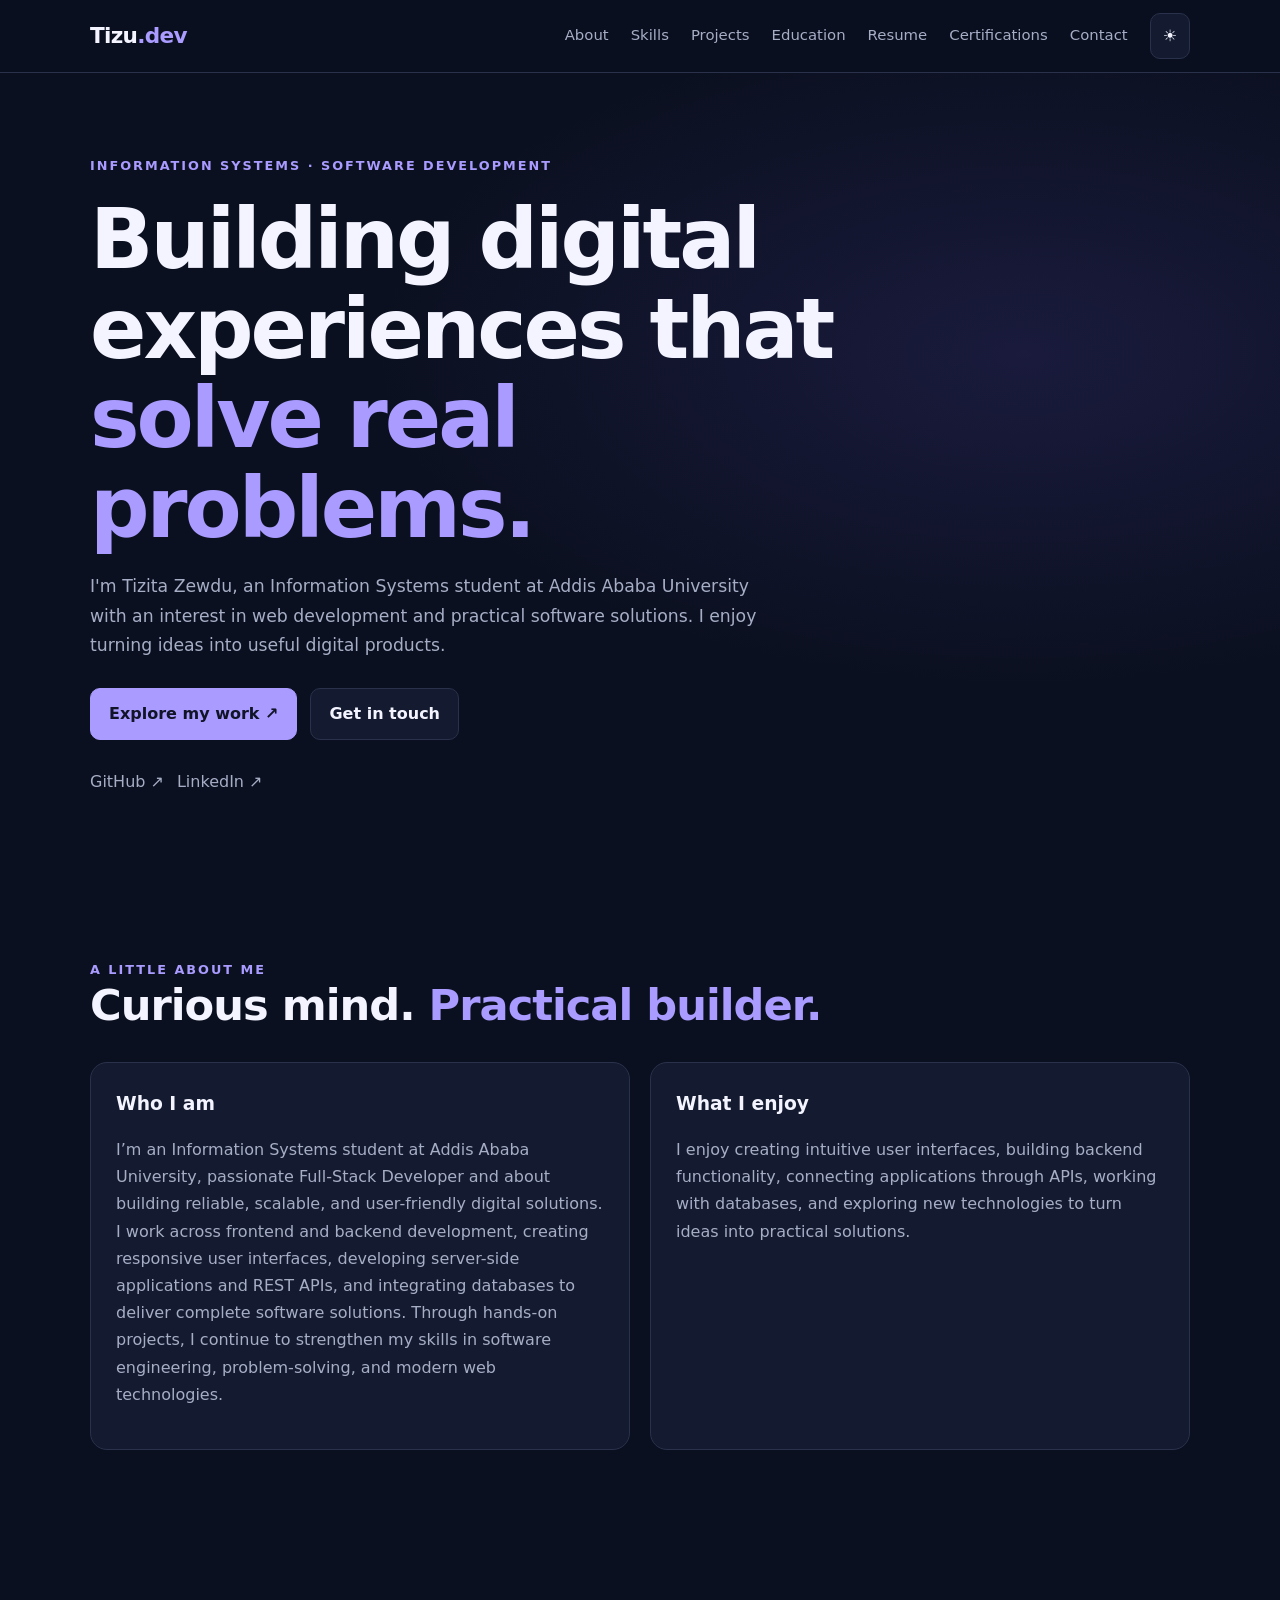
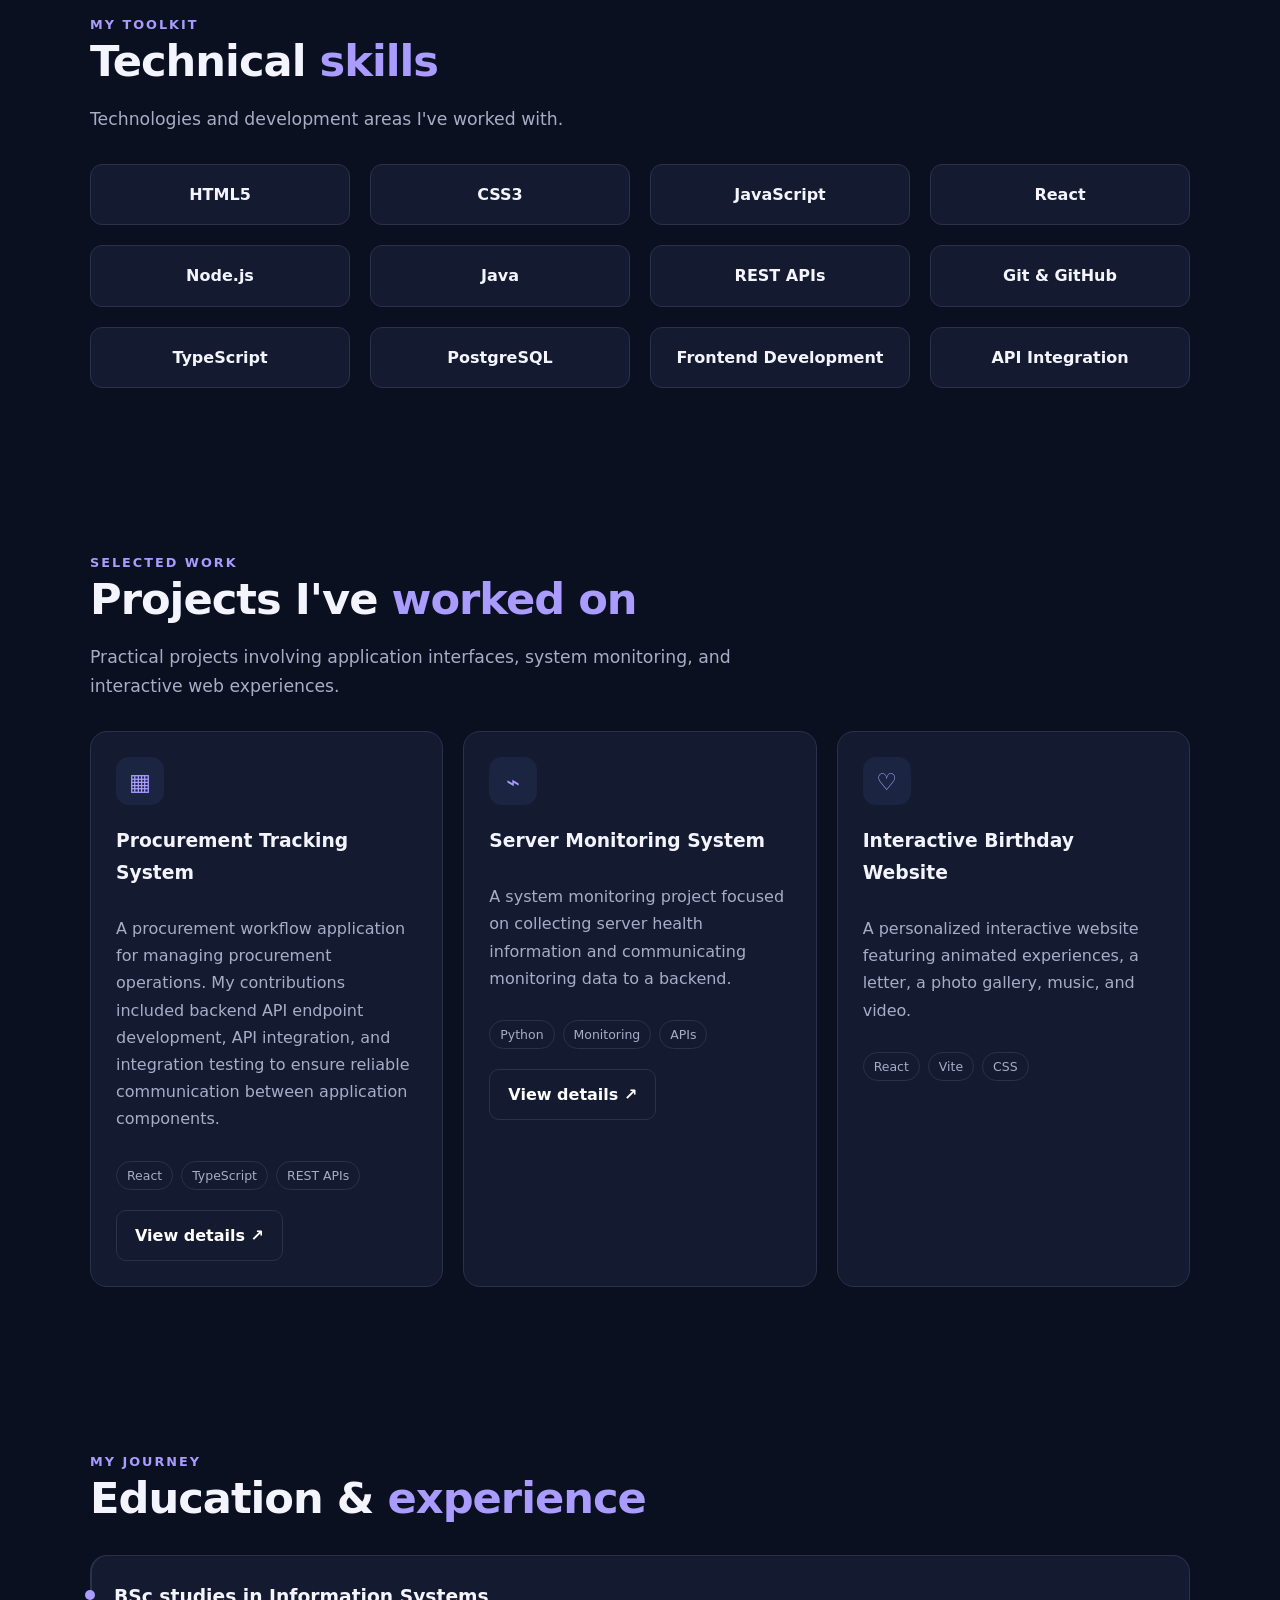
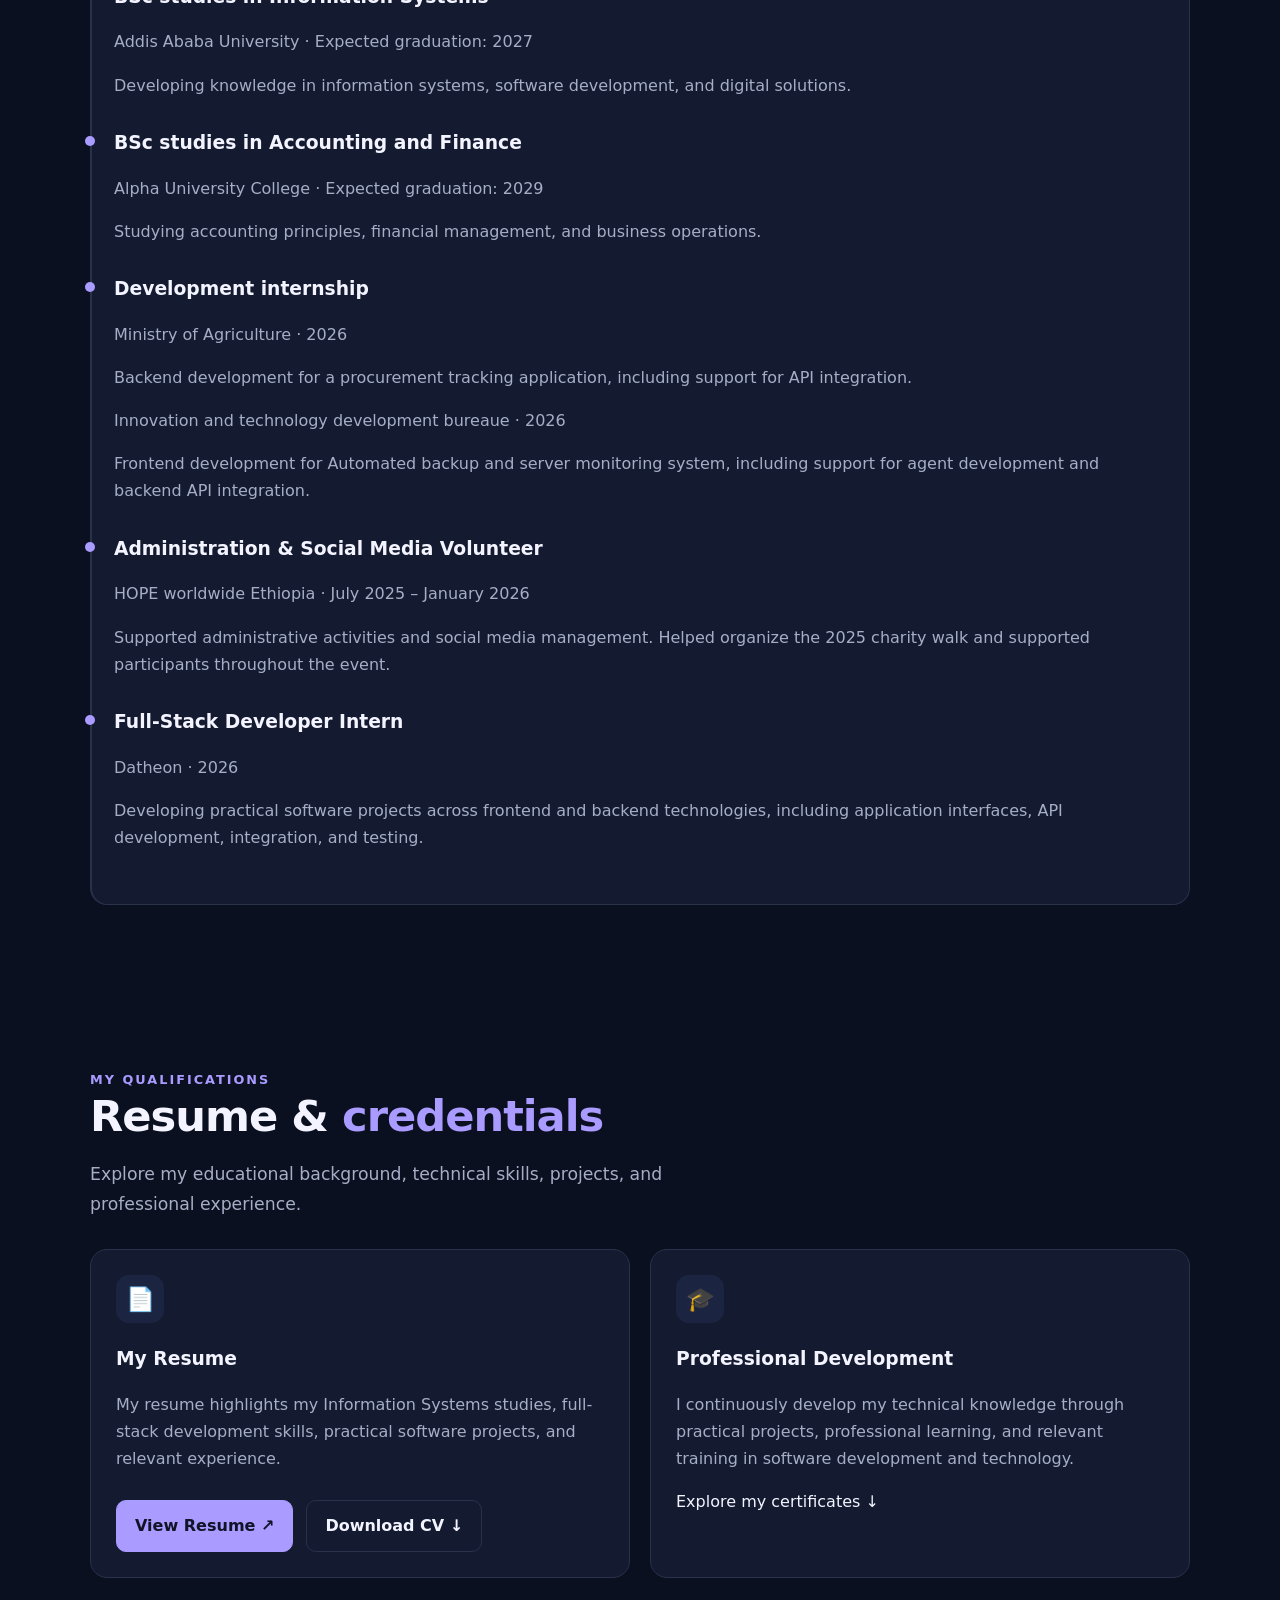
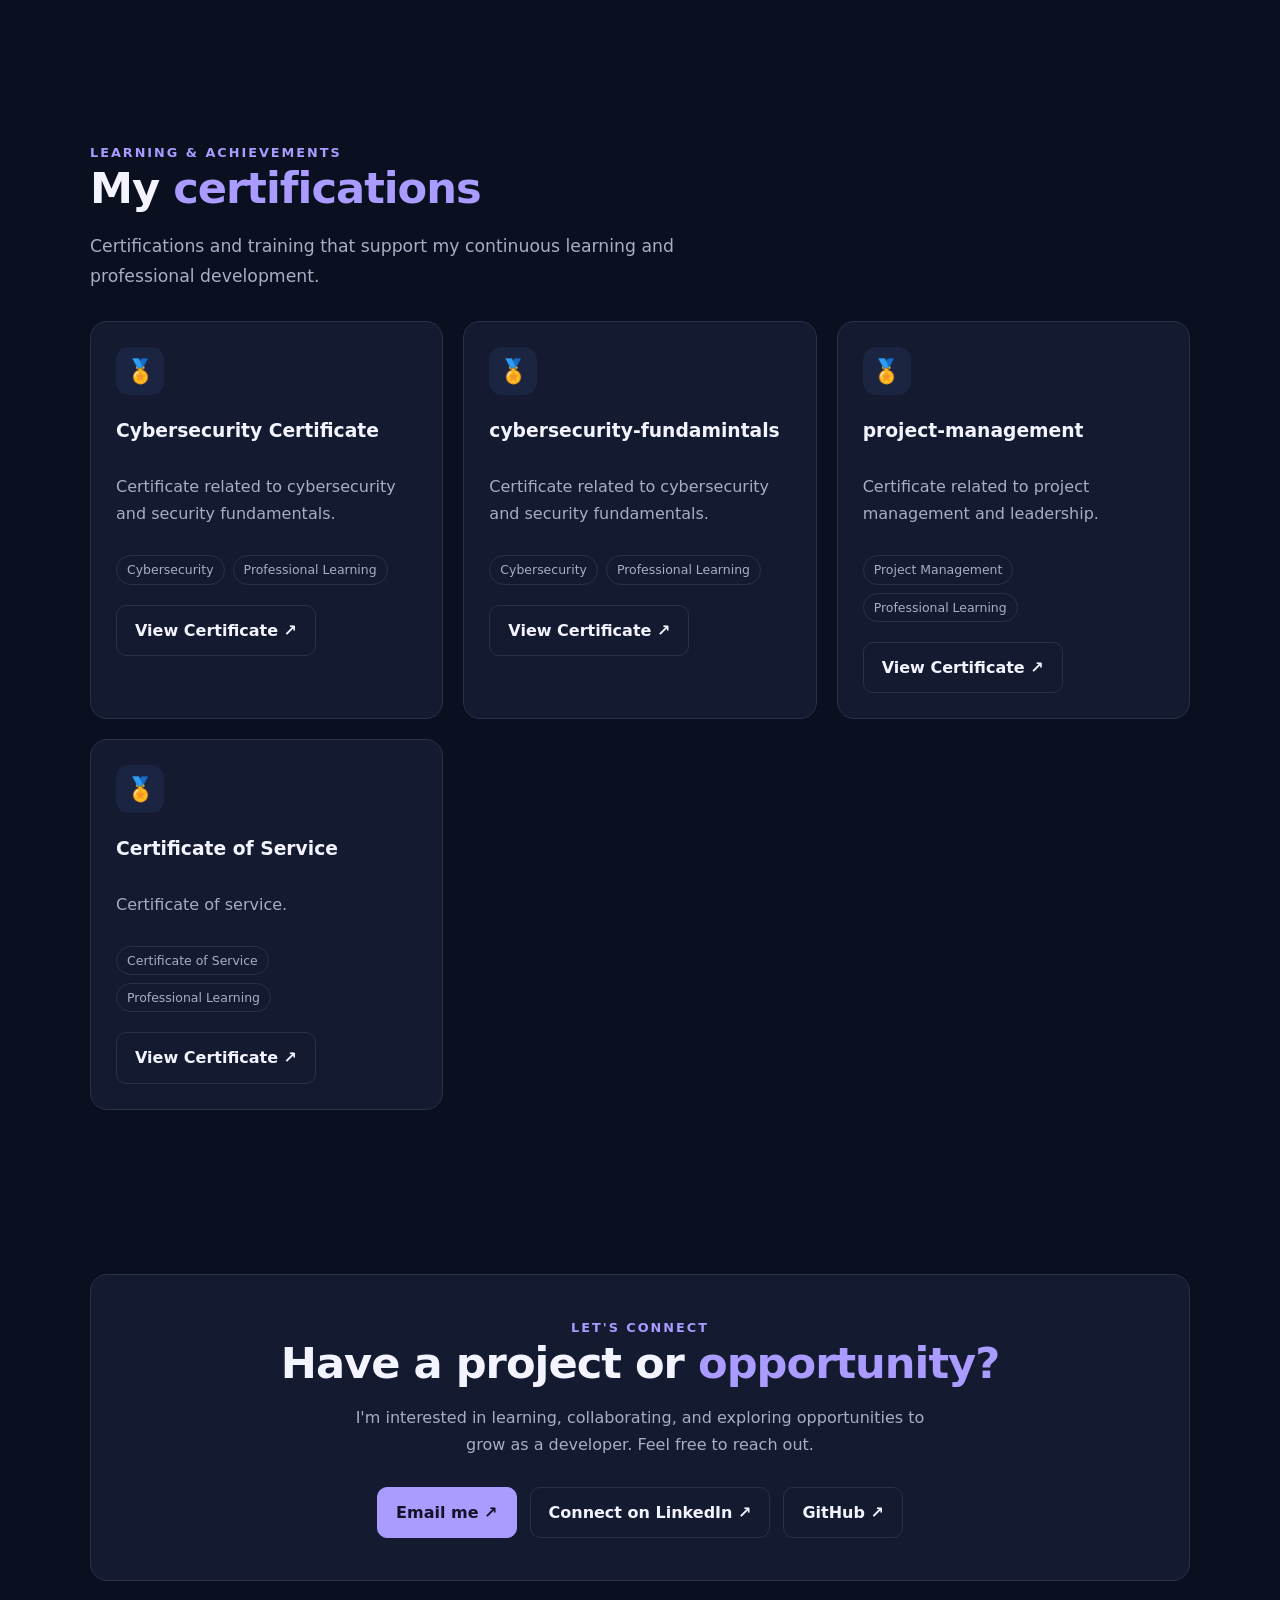
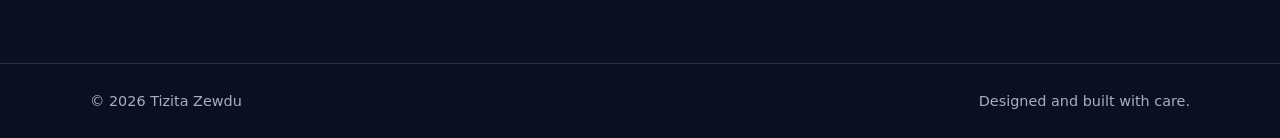
<file: Task-1-Portfolio/index.html>
<!DOCTYPE html>
<html lang="en">
<head>
  <meta charset="UTF-8">
  <meta name="viewport" content="width=device-width, initial-scale=1.0">
  <meta name="description" content="Tizita Zewdu's developer portfolio showcasing web development, software projects, and technical skills.">
  <meta name="theme-color" content="#0b1020">
  <title>Tizita Zewdu | Developer Portfolio</title>

<link rel="stylesheet" href="style.css">

</head>

<body>
  <header>
    <nav class="container" aria-label="Main navigation">
      <a class="logo" href="#home" aria-label="Tizita Zewdu home">
        Tizu<span class="accent">.dev</span>
      </a>

      <div class="nav-right">
        <div class="nav-links" id="navLinks">
          <a href="#about">About</a>
          <a href="#skills">Skills</a>
          <a href="#projects">Projects</a>
          <a href="#experience">Education</a>
          <a href="#resume">Resume</a>
          <a href="#certifications">Certifications</a>
          <a href="#contact">Contact</a>
        </div>

        <button class="icon-btn" id="themeToggle"
          aria-label="Switch to light theme" title="Toggle theme">
          ☀
        </button>

        <button class="icon-btn menu-btn" id="menuToggle"
          aria-label="Open navigation menu"
          aria-expanded="false" aria-controls="navLinks">
          ☰
        </button>
      </div>
    </nav>
  </header>

  <main>
    <section class="hero" id="home">
      <div class="container">
        <div class="eyebrow">Information Systems · Software Development</div>
        <h1>Building digital experiences that <span class="accent">solve real problems.</span></h1>
        <p>
          I'm Tizita Zewdu, an Information Systems student at Addis Ababa
          University with an interest in web development and practical
          software solutions. I enjoy turning ideas into useful digital products.
        </p>

        <div class="actions">
          <a class="btn btn-primary" href="#projects">Explore my work ↗</a>
          <a class="btn btn-secondary" href="#contact">Get in touch</a>
        </div>

        <div class="actions">
          <a class="text-link muted"
             href="https://github.com/Tizita-zewdu"
             target="_blank" rel="noopener noreferrer">GitHub ↗</a>
          <a class="text-link muted"
             href="https://linkedin.com/in/tizita-zewdu-9930a8347"
             target="_blank" rel="noopener noreferrer">LinkedIn ↗</a>
        </div>
      </div>
    </section>

    <section id="about">
      <div class="container">
        <div class="section-head">
          <div class="eyebrow">A little about me</div>
          <h2>Curious mind. <span class="accent">Practical builder.</span></h2>
        </div>

        <div class="about-grid">
          <article class="card">
            <h3>Who I am</h3>
            <p>
              I’m an Information Systems student at Addis Ababa University, 
              passionate Full-Stack Developer and  about building reliable, scalable, and user-friendly digital solutions. 
              I work across frontend and backend development, creating responsive user interfaces, developing server-side applications 
              and REST APIs, and integrating databases to deliver complete software solutions. 
              Through hands-on projects, I continue to strengthen my skills in software engineering, problem-solving, 
              and modern web technologies.
            </p>
          </article>

          <article class="card">
            <h3>What I enjoy</h3>
            <p>
             I enjoy creating intuitive user interfaces, building backend functionality, 
             connecting applications through APIs, working with databases, 
             and exploring new technologies to turn ideas into practical solutions.
            </p>
          </article>
        </div>
      </div>
    </section>

    <section id="skills">
      <div class="container">
        <div class="section-head">
          <div class="eyebrow">My toolkit</div>
          <h2>Technical <span class="accent">skills</span></h2>
          <p class="section-intro">
            Technologies and development areas I've worked with.
          </p>
        </div>

        <div class="skills-grid">
          <div class="skill">HTML5</div>
          <div class="skill">CSS3</div>
          <div class="skill">JavaScript</div>
          <div class="skill">React</div>
          <div class="skill">Node.js</div>
          <div class="skill">Java</div>
          <div class="skill">REST APIs</div>
          <div class="skill">Git & GitHub</div>
          <div class="skill">TypeScript</div>
          <div class="skill">PostgreSQL</div>
          <div class="skill">Frontend Development</div>
          <div class="skill">API Integration</div>
        </div>
      </div>
    </section>

    <section id="projects">
      <div class="container">
        <div class="section-head">
          <div class="eyebrow">Selected work</div>
          <h2>Projects I've <span class="accent">worked on</span></h2>
          <p class="section-intro">
            Practical projects involving application interfaces, system
            monitoring, and interactive web experiences.
          </p>
        </div>

        <div class="project-grid">
          <article class="card project-card">
            <div class="project-icon" aria-hidden="true">▦</div>
            <h3>Procurement Tracking System</h3>
            <p>
             A procurement workflow application for managing procurement operations. 
             My contributions included backend API endpoint development, API integration, 
             and integration testing to ensure reliable communication between application components.
            </p>
            <div class="tags">
              <span class="tag">React</span>
              <span class="tag">TypeScript</span>
              <span class="tag">REST APIs</span>
            </div>
            <button class="btn btn-secondary project-open"
              data-project="procurement">View details ↗</button>
          </article>

          <article class="card project-card">
            <div class="project-icon" aria-hidden="true">⌁</div>
            <h3>Server Monitoring System</h3>
            <p>
              A system monitoring project focused on collecting server health
              information and communicating monitoring data to a backend.
            </p>
            <div class="tags">
              <span class="tag">Python</span>
              <span class="tag">Monitoring</span>
              <span class="tag">APIs</span>
            </div>
            <button class="btn btn-secondary project-open"
              data-project="monitoring">View details ↗</button>
          </article>

          <article class="card project-card">
            <div class="project-icon" aria-hidden="true">♡</div>
            <h3>Interactive Birthday Website</h3>
            <p>
              A personalized interactive website featuring animated
              experiences, a letter, a photo gallery, music, and video.
            </p>
            <div class="tags">
              <span class="tag">React</span>
              <span class="tag">Vite</span>
              <span class="tag">CSS</span>
            </div>
          
          </article>
        </div>
      </div>
    </section>

    <section id="experience">
      <div class="container">
        <div class="section-head">
          <div class="eyebrow">My journey</div>
          <h2>Education & <span class="accent">experience</span></h2>
        </div>

        <div class="card timeline">
          <article class="timeline-item">
            <h3>BSc studies in Information Systems</h3>
            <p class="muted">
              Addis Ababa University · Expected graduation: 2027
            </p>
            <p>
              Developing knowledge in information systems, software
              development, and digital solutions.
            </p>
          </article>

          <article class="timeline-item">
            <h3>BSc studies in Accounting and Finance</h3>
            <p class="muted">
              Alpha University College · Expected graduation: 2029
            </p>
            <p>
              Studying accounting principles, financial management, and business operations.
            </p>
          </article>

          <article class="timeline-item">
            <h3>Development internship</h3>
            <p class="muted">Ministry of Agriculture · 2026</p>
            <p>
              Backend development for a procurement tracking application,
              including support for API integration.
            </p>
            <p class="muted">Innovation and technology development bureaue · 2026</p>
            <p>
              Frontend development for Automated backup and server monitoring system,
              including support for agent development and backend API integration.
            </p>
          </article>

          <article class="timeline-item">
            <h3>Administration & Social Media Volunteer</h3>
            <p class="muted">HOPE worldwide Ethiopia · July 2025 – January 2026</p>
            <p>
              Supported administrative activities and social media management. 
              Helped organize the 2025 charity walk and supported participants throughout the event.
            </p>
          </article>

          <article class="timeline-item">
            <h3>Full-Stack Developer Intern</h3>
            <p class="muted">Datheon · 2026</p>
            <p>
             Developing practical software projects across frontend and backend technologies, 
             including application interfaces, API development, integration, and testing.
            </p>
          </article>
        </div>

      </div>
    </section>


<!-- Resume Section -->
<section id="resume">
  <div class="container">
    <div class="section-head">
      <div class="eyebrow">My qualifications</div>
      <h2>Resume &amp; <span class="accent">credentials</span></h2>
      <p class="section-intro">
        Explore my educational background, technical skills,
        projects, and professional experience.
      </p>
    </div>

    <div class="about-grid">
      <article class="card">
        <div class="project-icon" aria-hidden="true">📄</div>
        <h3>My Resume</h3>
        <p>
          My resume highlights my Information Systems studies,
          full-stack development skills, practical software
          projects, and relevant experience.
        </p>

        <div class="actions">
          <a
            class="btn btn-primary"
            href="assets/tizita-zewdu-cv.pdf"
            target="_blank"
            rel="noopener noreferrer"
          >
            View Resume ↗
          </a>

          <a
            class="btn btn-secondary"
            href="assets/tizita-zewdu-cv.pdf"
            download
          >
            Download CV ↓
          </a>
        </div>
      </article>

      <article class="card">
        <div class="project-icon" aria-hidden="true">🎓</div>
        <h3>Professional Development</h3>
        <p>
          I continuously develop my technical knowledge through
          practical projects, professional learning, and
          relevant training in software development and technology.
        </p>
        <a class="text-link" href="#certifications">
          Explore my certificates ↓
        </a>
      </article>
    </div>
  </div>
</section>

<!-- Certifications Section -->
<section id="certifications">
  <div class="container">
    <div class="section-head">
      <div class="eyebrow">Learning &amp; achievements</div>
      <h2>My <span class="accent">certifications</span></h2>
      <p class="section-intro">
        Certifications and training that support my continuous
        learning and professional development.
      </p>
    </div>

    <div class="project-grid">
      <!-- Certificate 1 -->
      <article class="card project-card">
        <div class="project-icon" aria-hidden="true">🏅</div>
        <h3>Cybersecurity Certificate</h3>
        <p>
          Certificate related to cybersecurity and security
          fundamentals.
        </p>
        <div class="tags">
          <span class="tag">Cybersecurity</span>
          <span class="tag">Professional Learning</span>
        </div>
        <a
          class="btn btn-secondary"
          href="assets/certificates/cybersecurity-certificate.jpg"
          target="_blank"
          rel="noopener noreferrer"
        >
          View Certificate ↗
        </a>
      </article>
      <article class="card project-card">
        <div class="project-icon" aria-hidden="true">🏅</div>
        <h3>cybersecurity-fundamintals</h3>
        <p>
          Certificate related to cybersecurity and security
          fundamentals.
        </p>
        <div class="tags">
          <span class="tag">Cybersecurity</span>
          <span class="tag">Professional Learning</span>
        </div>
        <a
          class="btn btn-secondary"
          href="assets/certificates/cybersecurity-fundamintals.jpg"
          target="_blank"
          rel="noopener noreferrer"
        >
          View Certificate ↗
        </a>
      </article>
      
      <article class="card project-card">
        <div class="project-icon" aria-hidden="true">🏅</div>
        <h3>project-management</h3>
        <p>
          Certificate related to project management and leadership.
        </p>
        <div class="tags">
          <span class="tag">Project Management</span>
          <span class="tag">Professional Learning</span>
        </div>
        <a
          class="btn btn-secondary"
          href="assets/certificates/project-management.jpg"
          target="_blank"
          rel="noopener noreferrer"
        >
          View Certificate ↗
        </a>
      </article>

      <article class="card project-card">
        <div class="project-icon" aria-hidden="true">🏅</div>
        <h3>Certificate of Service</h3>
        <p>
          Certificate of service.
        </p>
        <div class="tags">
          <span class="tag">Certificate of Service</span>
          <span class="tag">Professional Learning</span>
        </div>
        <a
          class="btn btn-secondary"
          href="assets/certificates/certificate-of-service.jpg"
          target="_blank"
          rel="noopener noreferrer"
        >
          View Certificate ↗
        </a>
      </article>

      <!-- Add another card for each certificate you have earned -->
    </div>
  </div>
</section>

    <section id="contact">
      <div class="container">
        <div class="card contact-card">
          <div class="eyebrow">Let's connect</div>
          <h2>Have a project or <span class="accent">opportunity?</span></h2>
          <p>
            I'm interested in learning, collaborating, and exploring
            opportunities to grow as a developer. Feel free to reach out.
          </p>
          <div class="actions" style="justify-content:center">
            <a class="btn btn-primary"
              href="mailto:tizetazewdu@gmail.com">Email me ↗</a>
            <a class="btn btn-secondary"
              href="https://linkedin.com/in/tizita-zewdu-9930a8347"
              target="_blank" rel="noopener noreferrer">Connect on LinkedIn ↗</a>
            <a class="btn btn-secondary"
              href="https://github.com/Tizita-zewdu"
              target="_blank" rel="noopener noreferrer">GitHub ↗</a>
          </div>
        </div>
      </div>
    </section>
  </main>

  <footer>
    <div class="container footer-inner">
      <span>© <span id="year"></span> Tizita Zewdu</span>
      <span>Designed and built with care.</span>
    </div>
  </footer>

  <dialog id="projectModal" aria-labelledby="modalTitle">
    <div style="display:flex;justify-content:space-between;gap:15px">
      <h2 id="modalTitle">Project details</h2>
      <button class="icon-btn" id="modalClose" aria-label="Close dialog">✕</button>
    </div>
    <p id="modalDescription"></p>
    <div class="tags" id="modalTags"></div>
    <div class="modal-actions">
      <a id="modalLink" class="btn btn-primary" hidden
        target="_blank" rel="noopener noreferrer">Open project ↗</a>
      <button class="btn btn-secondary" id="modalDone">Close</button>
    </div>
  </dialog>

  <script>
    const body = document.body;
    const themeToggle = document.getElementById("themeToggle");
    const menuToggle = document.getElementById("menuToggle");
    const navLinks = document.getElementById("navLinks");
    const modal = document.getElementById("projectModal");

    // Theme preference
    const savedTheme = localStorage.getItem("tizu-theme");
    if (savedTheme === "light") body.classList.add("light");

    function updateThemeButton() {
      const isLight = body.classList.contains("light");
      themeToggle.textContent = isLight ? "☾" : "☀";
      themeToggle.setAttribute(
        "aria-label",
        isLight ? "Switch to dark theme" : "Switch to light theme"
      );
    }

    updateThemeButton();

    themeToggle.addEventListener("click", () => {
      body.classList.toggle("light");
      const theme = body.classList.contains("light") ? "light" : "dark";
      localStorage.setItem("tizu-theme", theme);
      updateThemeButton();
    });

    // Mobile navigation
    menuToggle.addEventListener("click", () => {
      const isOpen = navLinks.classList.toggle("open");
      menuToggle.setAttribute("aria-expanded", String(isOpen));
      menuToggle.setAttribute(
        "aria-label",
        isOpen ? "Close navigation menu" : "Open navigation menu"
      );
      menuToggle.textContent = isOpen ? "✕" : "☰";
    });

    navLinks.querySelectorAll("a").forEach(link => {
      link.addEventListener("click", () => {
        navLinks.classList.remove("open");
        menuToggle.setAttribute("aria-expanded", "false");
        menuToggle.setAttribute("aria-label", "Open navigation menu");
        menuToggle.textContent = "☰";
      });
    });

    document.getElementById("year").textContent =
      new Date().getFullYear();

    // Project modal content
    
const projects = {
  procurement: {
    title: "Procurement Tracking System",

    description: `
      <h3>Project Overview</h3>
      <p>
        A procurement workflow application developed for the
        Ministry of Agriculture to manage procurement-related
        information and support processes such as project planning,
        activities, contracts, payments, and supplier management.
      </p>

      <h3>My Contribution</h3>
      <p>
        Contributed to backend development by implementing API
        endpoints, integrating APIs with application workflows,
        and performing integration testing to verify that different
        components communicated and functioned correctly.
      </p>

      <h3>Key Responsibilities</h3>
      <ul>
        <li>Developed and maintained backend API endpoints.</li>
        <li>Integrated APIs with application functionality.</li>
        <li>
          Performed integration testing to validate API requests,
          responses, and interactions between components.
        </li>
        <li>
          Debugged issues and helped improve backend reliability.
        </li>
      </ul>

      <h3>Technologies</h3>
      <p>
        Node.js, TypeScript, Express.js, REST APIs,
        Prisma ORM, and PostgreSQL.
      </p>
    `,

    tags: [
      "Node.js",
      "TypeScript",
      "Express.js",
      "REST APIs",
      "Prisma ORM",
      "PostgreSQL"
    ],

    url: ""
  },

  monitoring: {
    title: "Server Monitoring System",

    description: `
      <h3>Project Overview</h3>
      <p>
        A server monitoring solution designed to collect system
        health information and communicate monitoring data to
        a backend for tracking and review.
      </p>

      <h3>My Contribution</h3>
      <p>
        Worked on the frontend interface for presenting server
        monitoring information using React and TypeScript.
      </p>

      <h3>Technologies</h3>
      <p>React, TypeScript, and HTTP APIs.</p>
    `,

    tags: ["React", "TypeScript","HTTP APIs"],

    url: ""
  }
};

    function closeModal() {
      modal.close();
    }

    document.querySelectorAll(".project-open").forEach(button => {
      button.addEventListener("click", () => {
        const project = projects[button.dataset.project];
        document.getElementById("modalTitle").textContent = project.title;
        document.getElementById("modalDescription").innerHTML =
          project.description;

        const tags = document.getElementById("modalTags");
        tags.replaceChildren();

        project.tags.forEach(label => {
          const tag = document.createElement("span");
          tag.className = "tag";
          tag.textContent = label;
          tags.appendChild(tag);
        });

        const link = document.getElementById("modalLink");
        link.hidden = !project.url;
        if (project.url) link.href = project.url;

        modal.showModal();
      });
    });

    document.getElementById("modalClose").addEventListener("click", closeModal);
    document.getElementById("modalDone").addEventListener("click", closeModal);

    modal.addEventListener("click", event => {
      if (event.target === modal) closeModal();
    });

    document.addEventListener("keydown", event => {
      if (event.key === "Escape" && modal.open) closeModal();
    });
  </script>
</body>
</html>
</file>
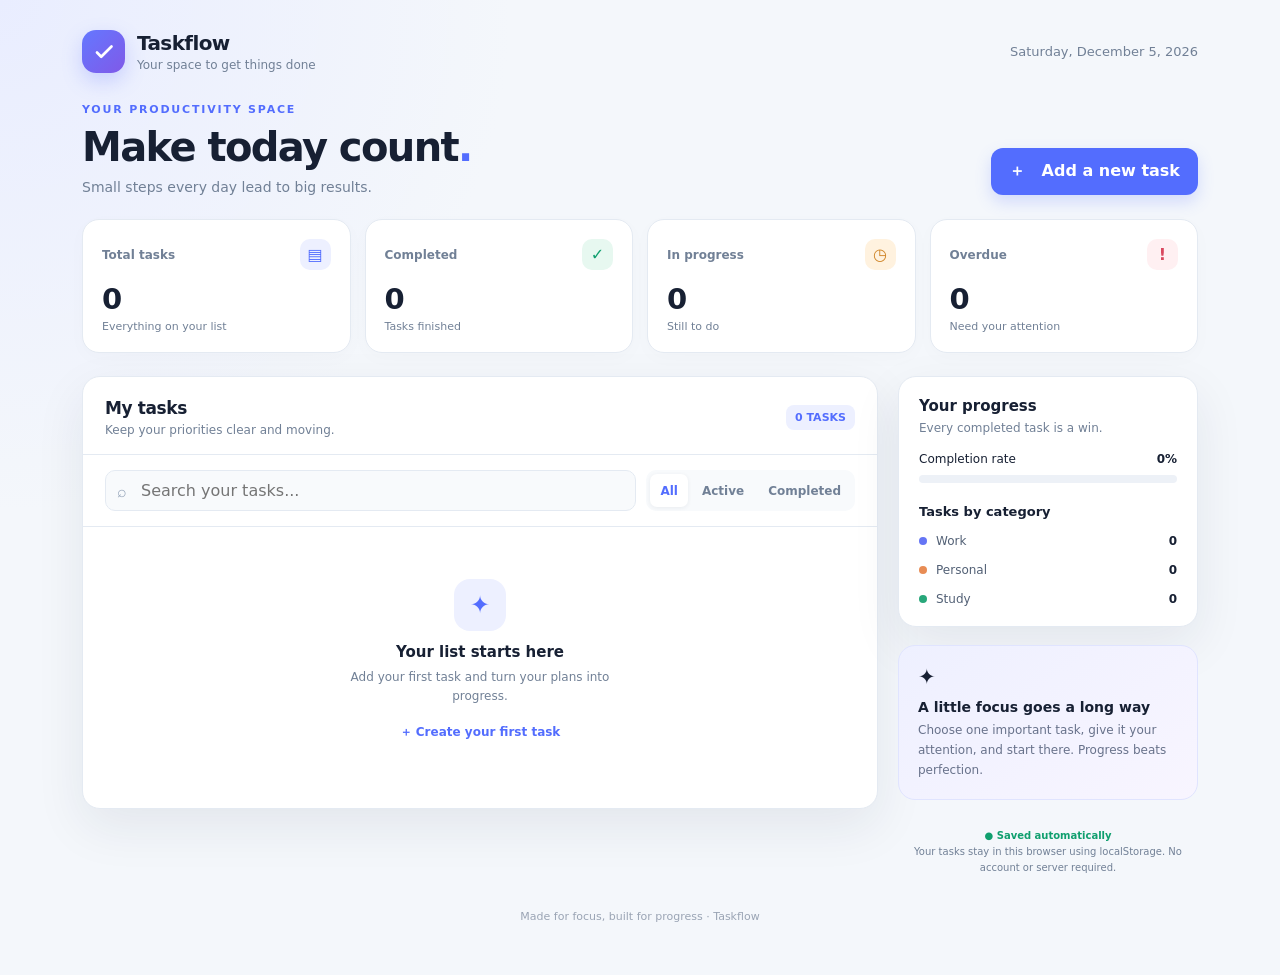
<file: Task-2-Task-Manager/index.html>
<!DOCTYPE html>
<html lang="en">
<head>
  <meta charset="UTF-8">
  <meta name="viewport" content="width=device-width, initial-scale=1.0">
  <meta name="theme-color" content="#101827">
  <title>Taskflow — Productivity Tracker</title>
  <link rel="stylesheet" href="style.css">
  
</head>
<body>
  <div class="app">
    <header>
      <div class="brand">
        <div class="brand-mark" aria-hidden="true">
          <svg viewBox="0 0 24 24" fill="none"><path d="m5 12.5 4.2 4.2L19.5 6.5" stroke="currentColor" stroke-width="2.7" stroke-linecap="round" stroke-linejoin="round"/></svg>
        </div>
        <div><h1>Taskflow</h1><p>Your space to get things done</p></div>
      </div>
      <div class="date-label" id="todayLabel"></div>
    </header>

    <section class="hero">
      <div><p class="eyebrow">Your productivity space</p><h2>Make today count<span style="color:var(--accent)">.</span></h2><p class="sub">Small steps every day lead to big results.</p></div>
      <button class="primary" id="addTaskTop">＋ &nbsp; Add a new task</button>
    </section>

    <section class="stats" aria-label="Task statistics">
      <div class="stat"><div class="stat-top">Total tasks <span class="stat-icon">▤</span></div><div class="stat-number" id="totalStat">0</div><div class="stat-note">Everything on your list</div></div>
      <div class="stat"><div class="stat-top">Completed <span class="stat-icon" style="background:var(--green-soft);color:var(--green)">✓</span></div><div class="stat-number" id="completedStat">0</div><div class="stat-note" id="completedNote">Tasks finished</div></div>
      <div class="stat"><div class="stat-top">In progress <span class="stat-icon" style="background:#fff2df;color:#cf8426">◷</span></div><div class="stat-number" id="activeStat">0</div><div class="stat-note">Still to do</div></div>
      <div class="stat"><div class="stat-top">Overdue <span class="stat-icon" style="background:var(--red-soft);color:var(--red)">!</span></div><div class="stat-number" id="overdueStat">0</div><div class="stat-note">Need your attention</div></div>
    </section>

    <main class="workspace">
      <section class="panel">
        <div class="panel-head"><div class="panel-head-row"><div><h3>My tasks</h3><p>Keep your priorities clear and moving.</p></div><span class="count-pill" id="listCount">0 TASKS</span></div></div>
        <div class="toolbar">
          <div class="search-wrap"><span aria-hidden="true">⌕</span><input class="search" id="searchInput" type="search" placeholder="Search your tasks..." aria-label="Search tasks"></div>
          <div class="filters" role="group" aria-label="Filter tasks">
            <button class="filter-btn active" data-filter="all">All</button>
            <button class="filter-btn" data-filter="active">Active</button>
            <button class="filter-btn" data-filter="completed">Completed</button>
          </div>
        </div>
        <div class="task-list" id="taskList" aria-live="polite"></div>
      </section>

      <aside class="side">
        <section class="panel side-panel">
          <h3>Your progress</h3><p class="desc">Every completed task is a win.</p>
          <div class="progress-row"><span>Completion rate</span><strong id="progressPercent">0%</strong></div>
          <div class="progress-track" role="progressbar" aria-label="Task completion rate" aria-valuemin="0" aria-valuemax="100" aria-valuenow="0" id="progressBar"><div class="progress-fill" id="progressFill"></div></div>
          <div style="height:21px"></div>
          <h3 style="font-size:13px">Tasks by category</h3>
          <div id="categoryBreakdown"></div>
        </section>
        <section class="tip">
          <div class="tip-icon">✦</div><h3>A little focus goes a long way</h3>
          <p>Choose one important task, give it your attention, and start there. Progress beats perfection.</p>
        </section>
        <p class="storage-note"><span>● Saved automatically</span><br>Your tasks stay in this browser using localStorage. No account or server required.</p>
      </aside>
    </main>
    <footer>Made for focus, built for progress · Taskflow</footer>
  </div>

  <div class="modal-backdrop" id="modalBackdrop" role="dialog" aria-modal="true" aria-labelledby="modalTitle">
    <div class="modal">
      <div class="modal-head"><h3 id="modalTitle">Create a task</h3><button class="close" type="button" id="closeModal" aria-label="Close dialog">×</button></div>
      <form id="taskForm">
        <div class="field"><label for="taskTitle">Task title *</label><input id="taskTitle" name="title" maxlength="120" placeholder="e.g. Finish project proposal" required></div>
        <div class="field"><label for="taskDescription">Description (optional)</label><input id="taskDescription" name="description" maxlength="240" placeholder="Add a few details..."></div>
        <div class="form-grid">
          <div class="field"><label for="taskCategory">Category</label><select id="taskCategory" name="category"><option>Work</option><option>Personal</option><option>Study</option></select></div>
          <div class="field"><label for="taskDue">Due date (optional)</label><input id="taskDue" name="dueDate" type="date"></div>
        </div>
        <div class="form-actions"><button class="secondary" type="button" id="cancelModal">Cancel</button><button class="primary" type="submit" id="saveTaskBtn">Save task</button></div>
      </form>
    </div>
  </div>
  <div class="toast" id="toast" role="status" aria-live="polite"></div>

  <script>
    (() => {
      "use strict";
      const STORAGE_KEY = "taskflow.tasks.v1";
      const $ = (selector) => document.querySelector(selector);
      const taskList = $("#taskList");
      const backdrop = $("#modalBackdrop");
      const form = $("#taskForm");
      let tasks = loadTasks();
      let currentFilter = "all";
      let searchTerm = "";
      let editingId = null;
      let toastTimer;

      function loadTasks() {
        try {
          const saved = localStorage.getItem(STORAGE_KEY);
          if (!saved) return [];
          const parsed = JSON.parse(saved);
          return Array.isArray(parsed) ? parsed.filter(t => t && typeof t.id === "string" && typeof t.title === "string") : [];
        } catch (error) {
          console.warn("Taskflow could not read saved tasks:", error);
          return [];
        }
      }
      function saveTasks() {
        try {
          localStorage.setItem(STORAGE_KEY, JSON.stringify(tasks));
          return true;
        } catch (error) {
          console.error("Taskflow could not save tasks:", error);
          showToast("Could not save. Check your browser storage settings.");
          return false;
        }
      }
      function escapeHTML(value = "") {
        return String(value).replace(/[&<>"']/g, char => ({ "&":"&amp;", "<":"&lt;", ">":"&gt;", '"':"&quot;", "'":"&#39;" }[char]));
      }
      function dateLabel(dateString) {
        if (!dateString) return "";
        const date = new Date(dateString + "T00:00:00");
        return Number.isNaN(date.getTime()) ? "" : date.toLocaleDateString(undefined, { month:"short", day:"numeric", year:"numeric" });
      }
      function isOverdue(task) {
        if (!task.dueDate || task.completed) return false;
        const today = new Date();
        today.setHours(0,0,0,0);
        return new Date(task.dueDate + "T00:00:00") < today;
      }
      function makeId() {
        return (window.crypto && crypto.randomUUID) ? crypto.randomUUID() : Date.now().toString(36) + Math.random().toString(36).slice(2);
      }
      function showToast(message) {
        const toast = $("#toast");
        toast.textContent = message;
        toast.classList.add("show");
        clearTimeout(toastTimer);
        toastTimer = setTimeout(() => toast.classList.remove("show"), 2400);
      }
      function openModal(task = null) {
        editingId = task ? task.id : null;
        $("#modalTitle").textContent = task ? "Edit task" : "Create a task";
        $("#saveTaskBtn").textContent = task ? "Save changes" : "Save task";
        $("#taskTitle").value = task ? task.title : "";
        $("#taskDescription").value = task ? (task.description || "") : "";
        $("#taskCategory").value = task ? task.category : "Work";
        $("#taskDue").value = task ? (task.dueDate || "") : "";
        backdrop.classList.add("open");
        document.body.style.overflow = "hidden";
        setTimeout(() => $("#taskTitle").focus(), 40);
      }
      function closeModal() {
        backdrop.classList.remove("open");
        document.body.style.overflow = "";
        form.reset();
        editingId = null;
      }
      function getVisibleTasks() {
        return tasks.filter(task => {
          const filterMatch = currentFilter === "all" || (currentFilter === "active" && !task.completed) || (currentFilter === "completed" && task.completed);
          const text = `${task.title} ${task.description || ""} ${task.category}`.toLowerCase();
          return filterMatch && text.includes(searchTerm);
        }).sort((a,b) => {
          if (a.completed !== b.completed) return Number(a.completed) - Number(b.completed);
          if (a.dueDate && b.dueDate) return a.dueDate.localeCompare(b.dueDate) || (b.createdAt || 0) - (a.createdAt || 0);
          if (a.dueDate) return -1;
          if (b.dueDate) return 1;
          return (b.createdAt || 0) - (a.createdAt || 0);
        });
      }
      function renderTasks() {
        const visible = getVisibleTasks();
        $("#listCount").textContent = `${visible.length} ${visible.length === 1 ? "TASK" : "TASKS"}`;
        if (!visible.length) {
          const noTasks = tasks.length === 0;
          taskList.innerHTML = `<div class="empty"><div class="empty-icon">${noTasks ? "✦" : "⌕"}</div><h4>${noTasks ? "Your list starts here" : "No tasks found"}</h4><p>${noTasks ? "Add your first task and turn your plans into progress." : "Try a different search or filter to find what you need."}</p>${noTasks ? '<button class="text-btn" id="emptyAdd">＋ Create your first task</button>' : '<button class="text-btn" id="clearSearch">Clear search and filters</button>'}</div>`;
          $("#emptyAdd")?.addEventListener("click", () => openModal());
          $("#clearSearch")?.addEventListener("click", () => { searchTerm = ""; $("#searchInput").value = ""; setFilter("all"); renderTasks(); });
          return;
        }
        taskList.innerHTML = visible.map(task => {
          const due = dateLabel(task.dueDate);
          const overdue = isOverdue(task);
          return `<article class="task ${task.completed ? "completed" : ""}" data-id="${escapeHTML(task.id)}">
            <input class="check" type="checkbox" aria-label="Mark ${escapeHTML(task.title)} as ${task.completed ? "active" : "completed"}" ${task.completed ? "checked" : ""} data-action="toggle">
            <div class="task-main">
              <div class="task-title">${escapeHTML(task.title)}</div>
              ${task.description ? `<div class="task-desc">${escapeHTML(task.description)}</div>` : ""}
              <div class="task-meta"><span class="tag ${escapeHTML(task.category)}">${escapeHTML(task.category)}</span>${due ? `<span class="due ${overdue ? "overdue" : ""}">${overdue ? "⚠ Overdue · " : "◷ Due "}${escapeHTML(due)}</span>` : ""}</div>
            </div>
            <div class="task-actions">
              <button class="icon-btn" type="button" data-action="edit" aria-label="Edit ${escapeHTML(task.title)}" title="Edit">✎</button>
              <button class="icon-btn delete" type="button" data-action="delete" aria-label="Delete ${escapeHTML(task.title)}" title="Delete">⌫</button>
            </div>
          </article>`;
        }).join("");
      }
      function renderStats() {
        const total = tasks.length;
        const completed = tasks.filter(t => t.completed).length;
        const active = total - completed;
        const overdue = tasks.filter(isOverdue).length;
        const percent = total ? Math.round(completed / total * 100) : 0;
        $("#totalStat").textContent = total;
        $("#completedStat").textContent = completed;
        $("#activeStat").textContent = active;
        $("#overdueStat").textContent = overdue;
        $("#completedNote").textContent = total ? `${percent}% of all tasks` : "Tasks finished";
        $("#progressPercent").textContent = `${percent}%`;
        $("#progressFill").style.width = `${percent}%`;
        $("#progressBar").setAttribute("aria-valuenow", String(percent));
        const counts = { Work:0, Personal:0, Study:0 };
        tasks.forEach(t => { if (counts[t.category] !== undefined) counts[t.category]++; });
        const colors = { Work:"#6575f5", Personal:"#e88c54", Study:"#28a77a" };
        $("#categoryBreakdown").innerHTML = Object.entries(counts).map(([name,count]) => `<div class="category-row"><span class="category-dot" style="background:${colors[name]}"></span><span class="name">${name}</span><span class="amount">${count}</span></div>`).join("");
      }
      function render() { renderTasks(); renderStats(); }
      function setFilter(filter) {
        currentFilter = filter;
        document.querySelectorAll(".filter-btn").forEach(btn => {
          const active = btn.dataset.filter === filter;
          btn.classList.toggle("active", active);
          btn.setAttribute("aria-pressed", String(active));
        });
      }
      function addOrUpdateTask(event) {
        event.preventDefault();
        const title = $("#taskTitle").value.trim();
        if (!title) { $("#taskTitle").focus(); return; }
        const data = {
          title,
          description: $("#taskDescription").value.trim(),
          category: $("#taskCategory").value,
          dueDate: $("#taskDue").value
        };
        if (editingId) {
          const index = tasks.findIndex(t => t.id === editingId);
          if (index !== -1) tasks[index] = { ...tasks[index], ...data, updatedAt: Date.now() };
          saveTasks();
          render();
          closeModal();
          showToast("Task updated successfully");
        } else {
          tasks.unshift({ id:makeId(), ...data, completed:false, createdAt:Date.now() });
          saveTasks();
          render();
          closeModal();
          showToast("Task added to your list");
        }
      }
      taskList.addEventListener("click", event => {
        const button = event.target.closest("[data-action]");
        if (!button) return;
        const article = button.closest("[data-id]");
        const task = tasks.find(t => t.id === article?.dataset.id);
        if (!task) return;
        const action = button.dataset.action;
        if (action === "edit") openModal(task);
        if (action === "delete") {
          if (!confirm(`Delete "${task.title}"? This cannot be undone.`)) return;
          tasks = tasks.filter(t => t.id !== task.id);
          saveTasks(); render(); showToast("Task deleted");
        }
      });
      taskList.addEventListener("change", event => {
        if (!event.target.matches('[data-action="toggle"]')) return;
        const article = event.target.closest("[data-id]");
        const task = tasks.find(t => t.id === article?.dataset.id);
        if (!task) return;
        task.completed = event.target.checked;
        task.completedAt = task.completed ? Date.now() : null;
        saveTasks(); render();
        showToast(task.completed ? "Nice work — task completed!" : "Task marked as active");
      });
      document.querySelectorAll(".filter-btn").forEach(btn => btn.addEventListener("click", () => { setFilter(btn.dataset.filter); renderTasks(); }));
      $("#searchInput").addEventListener("input", event => { searchTerm = event.target.value.trim().toLowerCase(); renderTasks(); });
      $("#addTaskTop").addEventListener("click", () => openModal());
      $("#closeModal").addEventListener("click", closeModal);
      $("#cancelModal").addEventListener("click", closeModal);
      backdrop.addEventListener("click", event => { if (event.target === backdrop) closeModal(); });
      document.addEventListener("keydown", event => { if (event.key === "Escape" && backdrop.classList.contains("open")) closeModal(); });
      form.addEventListener("submit", addOrUpdateTask);
      $("#todayLabel").textContent = new Date().toLocaleDateString(undefined, { weekday:"long", month:"long", day:"numeric", year:"numeric" });
      setFilter("all");
      render();
    })();
  </script>
</body>
</html>
</file>
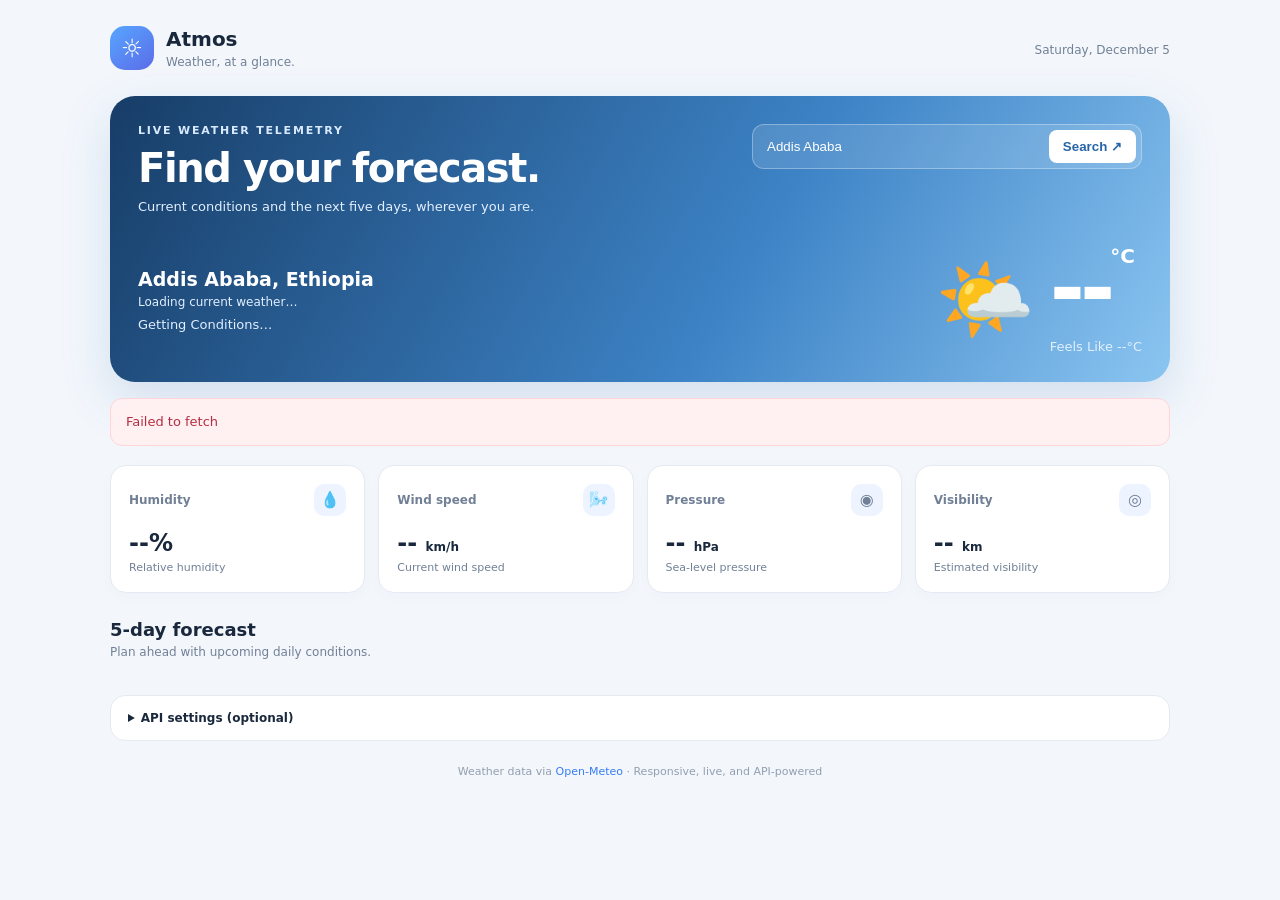
<file: Task-3-Weather-App/atmos-weather-forecast.html>
<!doctype html>
<html lang="en">
<head>
<meta charset="utf-8"><meta name="viewport" content="width=device-width,initial-scale=1">
<meta name="theme-color" content="#173b63"><title>Atmos — Live Weather</title>
<link rel="stylesheet" href="style.css"
</head>
<body><main class="app">
<header>
    <div class="brand">
        <div class="logo">☼</div>
        <div>
            <h1>Atmos</h1>
            <p>Weather, at a glance.</p>
        </div>
    </div>
    <p id="todayDate" class="muted"></p>
</header>
<section class="hero" id="hero">
    <div class="hero-top">
        <div>
            <div class="eyebrow">Live weather telemetry</div>
            <h2>Find your forecast.</h2>
            <div class="hero-copy">Current conditions and the next five days, wherever you are.</div>
        </div>
<form class="search" id="searchForm">
    <input id="cityInput" aria-label="City name" placeholder="Search any city (e.g. Addis Ababa)" value="Addis Ababa" required>
    <button type="submit">Search ↗</button>
</form>
</div>
<div class="weather-main">
    <div>
        <div class="place" id="placeName">Addis Ababa, Ethiopia</div>
        <div class="time" id="localTime">Loading current weather…</div>
        <div class="condition" id="conditionText">Getting conditions…</div>
    </div>
    <div class="temp-wrap">
        <div class="emoji" id="weatherEmoji">🌤️</div>
        <div>
            <div class="temp"><span id="temperature">--</span><span class="unit">°C</span></div>
            <div class="condition" id="feelsLike">Feels like --°C</div>
        </div>
    </div>
</div>
</section>
<div class="status" id="status" role="status" aria-live="polite"></div>
<div class="loading" id="loading">
    <div class="spinner">

    </div>Fetching the latest weather data…</div>
<section class="metrics">
<article class="metric">
    <div class="metric-top">Humidity <span class="metric-icon">💧</span>
    </div>
    <div class="metric-value" id="humidity">--%</div>
    <div class="metric-note">Relative humidity</div>
</article>
<article class="metric">
    <div class="metric-top">Wind speed <span class="metric-icon">🌬️</span></div>
    <div class="metric-value" id="wind">-- <small>km/h</small></div>
    <div class="metric-note" id="windDirection">Current wind speed</div>
</article>
<article class="metric">
    <div class="metric-top">Pressure <span class="metric-icon">◉</span></div>
    <div class="metric-value" id="pressure">-- <small>hPa</small></div>
    <div class="metric-note">Sea-level pressure</div>
</article>
<article class="metric">
    <div class="metric-top">Visibility <span class="metric-icon">◎</span></div>
    <div class="metric-value" id="visibility">-- <small>km</small></div>
    <div class="metric-note">Estimated visibility</div>
</article>
</section>
<section><div class="section-head"><h3>5-day forecast</h3><p>Plan ahead with upcoming daily conditions.</p></div><div class="forecast-wrap"><div class="forecast" id="forecast"></div></div></section>
<details class="settings"><summary>API settings (optional)</summary><div class="settings-inner"><div><label for="apiKey">OpenWeatherMap API key</label><input id="apiKey" type="password" placeholder="Paste your API key here" autocomplete="off"></div><button id="saveKey" type="button">Use API key</button></div><small>By default, Atmos uses Open-Meteo's public forecast API, which requires no API key. To use OpenWeatherMap instead, enter your own key here. The key is saved only in this browser's localStorage. Do not publish a personal API key in a public repository.</small></details>
<p class="foot">Weather data via <a href="https://open-meteo.com/" target="_blank" rel="noopener noreferrer">Open-Meteo</a> · Responsive, live, and API-powered</p>
</main>

<script>
(() => {
"use strict";
const $=s=>document.querySelector(s), KEY="atmos.openweathermap.key";let requestId=0;
const codes={0:["Clear sky","☀️","sunny"],1:["Mainly clear","🌤️","sunny"],2:["Partly cloudy","⛅","cloudy"],3:["Overcast","☁️","cloudy"],45:["Fog","🌫️","cloudy"],48:["Rime fog","🌫️","cloudy"],51:["Light drizzle","🌦️","rainy"],53:["Drizzle","🌦️","rainy"],55:["Dense drizzle","🌧️","rainy"],56:["Freezing drizzle","🌧️","rainy"],57:["Heavy freezing drizzle","🌧️","rainy"],61:["Slight rain","🌦️","rainy"],63:["Moderate rain","🌧️","rainy"],65:["Heavy rain","🌧️","rainy"],66:["Freezing rain","🌧️","rainy"],67:["Heavy freezing rain","🌧️","rainy"],71:["Slight snow","🌨️","cloudy"],73:["Moderate snow","🌨️","cloudy"],75:["Heavy snow","❄️","cloudy"],77:["Snow grains","🌨️","cloudy"],80:["Rain showers","🌦️","rainy"],81:["Moderate showers","🌧️","rainy"],82:["Violent showers","⛈️","rainy"],85:["Snow showers","🌨️","cloudy"],86:["Heavy snow showers","❄️","cloudy"],95:["Thunderstorm","⛈️","rainy"],96:["Thunderstorm with hail","⛈️","rainy"],99:["Severe thunderstorm","⛈️","rainy"]};
const ow={200:["Thunderstorm","⛈️","rainy"],201:["Thunderstorm","⛈️","rainy"],202:["Heavy thunderstorm","⛈️","rainy"],300:["Drizzle","🌦️","rainy"],301:["Drizzle","🌦️","rainy"],302:["Heavy drizzle","🌧️","rainy"],500:["Light rain","🌦️","rainy"],501:["Moderate rain","🌧️","rainy"],502:["Heavy rain","🌧️","rainy"],503:["Very heavy rain","🌧️","rainy"],504:["Extreme rain","🌧️","rainy"],511:["Freezing rain","🌧️","rainy"],520:["Rain showers","🌦️","rainy"],521:["Rain showers","🌧️","rainy"],522:["Heavy showers","🌧️","rainy"],600:["Light snow","🌨️","cloudy"],601:["Snow","🌨️","cloudy"],602:["Heavy snow","❄️","cloudy"],701:["Mist","🌫️","cloudy"],711:["Smoke","🌫️","cloudy"],721:["Haze","🌫️","cloudy"],741:["Fog","🌫️","cloudy"],800:["Clear sky","☀️","sunny"],801:["Few clouds","🌤️","sunny"],802:["Scattered clouds","⛅","cloudy"],803:["Broken clouds","☁️","cloudy"],804:["Overcast clouds","☁️","cloudy"]};
function status(msg,error=false){$("#status").textContent=msg;$("#status").className="status show"+(error?" error":"")}
function loading(on){$("#loading").classList.toggle("show",on);$("#searchForm button").disabled=on;$("#searchForm button").textContent=on?"Loading…":"Search ↗"}
function visual(label,icon,theme){$("#conditionText").textContent=label;$("#weatherEmoji").textContent=icon;$("#hero").className="hero "+theme}
function dayName(d){return new Date(d+"T12:00:00").toLocaleDateString(undefined,{weekday:"short"})}
function shortDate(d){return new Date(d+"T12:00:00").toLocaleDateString(undefined,{month:"short",day:"numeric"})}
function forecast(days){$("#forecast").innerHTML=days.map((d,i)=>`<article class="day"><div class="day-name">${i===0?"Today":dayName(d.date)}</div><div class="day-date">${shortDate(d.date)}</div><div class="day-icon">${d.icon}</div><div class="day-condition">${d.label}</div><div class="temps"><span>${Math.round(d.high)}°</span><span class="low">${Math.round(d.low)}°</span></div></article>`).join("")}
function display(d){$("#placeName").textContent=d.place;$("#localTime").textContent=d.time?"Local time · "+d.time:"Latest available conditions";$("#temperature").textContent=Math.round(d.temp);$("#feelsLike").textContent=`Feels like ${Math.round(d.feels)}°C`;$("#humidity").textContent=Math.round(d.humidity)+"%";$("#wind").innerHTML=`${Math.round(d.wind)} <small>km/h</small>`;$("#windDirection").textContent=d.direction==null?"Current wind speed":`Direction ${Math.round(d.direction)}°`;$("#pressure").innerHTML=`${Math.round(d.pressure)} <small>hPa</small>`;$("#visibility").innerHTML=`${d.visibility==null?"—":Number(d.visibility).toFixed(1)} <small>km</small>`;visual(d.label,d.icon,d.theme);forecast(d.forecast)}
function meteoCode(code,isDay=true){let v=codes[code]||["Unknown conditions","🌡️","cloudy"];if(code===0&&!isDay)return["Clear night","🌙","night"];if([1,2].includes(code)&&!isDay)return["Cloudy night","☁️","night"];return v}
async function geocode(city){const r=await fetch("https://geocoding-api.open-meteo.com/v1/search?name="+encodeURIComponent(city)+"&count=1&language=en&format=json");if(!r.ok)throw Error("Could not reach the city search service. Check your internet connection.");const j=await r.json();if(!j.results?.length)throw Error(`We couldn't find "${city}". Check the spelling and try another city.`);return j.results[0]}
async function useMeteo(city,id){const loc=await geocode(city),url=`https://api.open-meteo.com/v1/forecast?latitude=${loc.latitude}&longitude=${loc.longitude}&current=temperature_2m,relative_humidity_2m,apparent_temperature,is_day,weather_code,pressure_msl,wind_speed_10m,wind_direction_10m&daily=weather_code,temperature_2m_max,temperature_2m_min&timezone=auto&forecast_days=5`;const r=await fetch(url);if(!r.ok)throw Error("Weather data is temporarily unavailable. Please try again.");const j=await r.json();if(id!==requestId)return;const c=j.current,v=meteoCode(c.weather_code,!!c.is_day),d=j.daily;display({place:[loc.name,loc.admin1,loc.country].filter((x,i,a)=>x&&a.indexOf(x)===i).join(", "),time:new Date(c.time).toLocaleTimeString([],{hour:"2-digit",minute:"2-digit"}),temp:c.temperature_2m,feels:c.apparent_temperature,humidity:c.relative_humidity_2m,wind:c.wind_speed_10m,direction:c.wind_direction_10m,pressure:c.pressure_msl,visibility:null,label:v[0],icon:v[1],theme:v[2],forecast:d.time.map((date,i)=>{const w=meteoCode(d.weather_code[i]);return{date,high:d.temperature_2m_max[i],low:d.temperature_2m_min[i],label:w[0],icon:w[1]}})})}
async function useOWM(city,key,id){const base="https://api.openweathermap.org/data/2.5",r=await fetch(`${base}/weather?q=${encodeURIComponent(city)}&appid=${encodeURIComponent(key)}&units=metric`),c=await r.json();if(!r.ok){if(r.status===404)throw Error(`We couldn't find "${city}". Check the spelling and try again.`);if(r.status===401)throw Error("OpenWeatherMap rejected this API key. Check that it is correct and activated.");throw Error(c.message||"Could not retrieve weather data.")}const fr=await fetch(`${base}/forecast?q=${encodeURIComponent(city)}&appid=${encodeURIComponent(key)}&units=metric`),fj=await fr.json();if(!fr.ok)throw Error(fj.message||"Could not retrieve the forecast.");if(id!==requestId)return;let v=ow[c.weather[0].id]||["Current conditions","🌡️","cloudy"];if(c.weather[0].icon.endsWith("n")&&[800,801,802].includes(c.weather[0].id))v=["Clear night","🌙","night"];const grouped={};fj.list.forEach(x=>{const date=x.dt_txt.slice(0,10);(grouped[date]??=[]).push(x)});const days=Object.entries(grouped).slice(0,5).map(([date,items])=>{const noon=items.reduce((a,b)=>Math.abs(+a.dt_txt.slice(11,13)-12)<Math.abs(+b.dt_txt.slice(11,13)-12)?a:b);const temps=items.map(x=>x.main.temp),w=ow[noon.weather[0].id]||["Conditions","🌡️","cloudy"];return{date,high:Math.max(...temps),low:Math.min(...temps),label:w[0],icon:w[1]}});display({place:[c.name,c.sys?.country].filter(Boolean).join(", "),time:new Date((Date.now()/1000+(c.timezone||0))*1000).toLocaleTimeString([],{hour:"2-digit",minute:"2-digit",timeZone:"UTC"}),temp:c.main.temp,feels:c.main.feels_like,humidity:c.main.humidity,wind:c.wind.speed*3.6,direction:c.wind.deg,pressure:c.main.pressure,visibility:c.visibility==null?null:c.visibility/1000,label:v[0],icon:v[1],theme:v[2],forecast:days})}
async function search(city){if(!city.trim()){status("Enter a city name to search.",true);return}const id=++requestId;$("#status").className="status";loading(true);try{const key=localStorage.getItem(KEY)||"";if(key.trim())await useOWM(city.trim(),key.trim(),id);else await useMeteo(city.trim(),id);if(id===requestId)$("#status").className="status"}catch(e){if(id===requestId)status(e.message||"Something went wrong. Please try again.",true)}finally{if(id===requestId)loading(false)}}
$("#searchForm").addEventListener("submit",e=>{e.preventDefault();search($("#cityInput").value)});$("#saveKey").addEventListener("click",()=>{const k=$("#apiKey").value.trim();if(k)localStorage.setItem(KEY,k);else localStorage.removeItem(KEY);status(k?"Using OpenWeatherMap API key…":"API key removed; using Open-Meteo.");search($("#cityInput").value)});$("#apiKey").value=localStorage.getItem(KEY)||"";$("#todayDate").textContent=new Date().toLocaleDateString(undefined,{weekday:"long",month:"long",day:"numeric"});search("Addis Ababa");
})();
</script></body></html>
</file>
<file: Task-1-Portfolio/style.css>
:root {
  color-scheme: dark;
  --bg: #0b1020;
  --surface: #141b30;
  --surface-2: #1b2440;
  --text: #f3f4ff;
  --muted: #a6aec6;
  --accent: #a99bff;
  --border: #29314b;
  --header: rgba(11, 16, 32, .92);
}

body.light {
  color-scheme: light;
  --bg: #f7f8fc;
  --surface: #ffffff;
  --surface-2: #edf0fa;
  --text: #17203a;
  --muted: #59637c;
  --accent: #6350d8;
  --border: #dce1ee;
  --header: rgba(247, 248, 252, .94);
}

* {
  box-sizing: border-box;
}

html {
  scroll-behavior: smooth;
  scroll-padding-top: 85px;
}

body {
  margin: 0;
  background: var(--bg);
  color: var(--text);
  font-family: Inter, system-ui, -apple-system, sans-serif;
  line-height: 1.7;
  transition: background .25s, color .25s;
}

a {
  color: inherit;
  text-decoration: none;
}

button {
  font: inherit;
  cursor: pointer;
}

.container {
  width: min(1100px, 90%);
  margin-inline: auto;
}

.accent {
  color: var(--accent);
}

.muted {
  color: var(--muted);
}

header {
  position: sticky;
  top: 0;
  z-index: 10;
  background: var(--header);
  backdrop-filter: blur(14px);
  border-bottom: 1px solid var(--border);
}

nav {
  min-height: 72px;
  display: flex;
  align-items: center;
  justify-content: space-between;
  gap: 20px;
}

.logo {
  font-size: 1.35rem;
  font-weight: 800;
  letter-spacing: -.7px;
}

.nav-right,
.nav-links {
  display: flex;
  align-items: center;
  gap: 22px;
}

.nav-links a {
  color: var(--muted);
  font-size: .93rem;
}

.nav-links a:hover,
.text-link:hover {
  color: var(--accent);
}

.icon-btn {
  background: var(--surface);
  color: var(--text);
  border: 1px solid var(--border);
  border-radius: 10px;
  padding: 8px 12px;
}

.menu-btn {
  display: none;
}

section {
  padding: 82px 0;
}

.hero {
  min-height: 590px;
  display: flex;
  align-items: center;
  background: radial-gradient(
    ellipse at 80% 35%,
    rgba(125, 100, 255, .13),
    transparent 45%
  );
}

.eyebrow {
  color: var(--accent);
  font-weight: 700;
  font-size: .8rem;
  letter-spacing: 2px;
  text-transform: uppercase;
}

h1 {
  max-width: 850px;
  font-size: clamp(2.7rem, 7vw, 5.2rem);
  line-height: 1.08;
  letter-spacing: -3px;
  margin: 18px 0;
}

h2 {
  font-size: clamp(1.9rem, 4vw, 2.7rem);
  line-height: 1.2;
  letter-spacing: -1px;
  margin: 0 0 14px;
}

h3 {
  margin: 0 0 10px;
}

.hero p,
.section-intro {
  max-width: 670px;
  color: var(--muted);
  font-size: 1.08rem;
}

.actions {
  display: flex;
  gap: 13px;
  flex-wrap: wrap;
  margin-top: 28px;
}

.btn {
  display: inline-flex;
  align-items: center;
  justify-content: center;
  gap: 8px;
  border: 1px solid var(--border);
  border-radius: 10px;
  padding: 11px 18px;
  font-weight: 650;
  transition: transform .2s, opacity .2s;
}

.btn:hover {
  transform: translateY(-2px);
}

.btn-primary {
  background: var(--accent);
  color: #111327;
  border-color: var(--accent);
}

.btn-secondary {
  background: var(--surface);
}

.section-head {
  margin-bottom: 30px;
}

.about-grid,
.project-grid,
.skills-grid {
  display: grid;
  grid-template-columns: repeat(2, minmax(0, 1fr));
  gap: 20px;
}

.card {
  background: var(--surface);
  border: 1px solid var(--border);
  border-radius: 17px;
  padding: 25px;
  min-width: 0;
}

.card p {
  color: var(--muted);
}

.project-grid {
  grid-template-columns: repeat(3, minmax(0, 1fr));
}

.project-card {
  display: flex;
  flex-direction: column;
  align-items: flex-start;
}

.project-icon {
  width: 48px;
  height: 48px;
  display: grid;
  place-items: center;
  border-radius: 13px;
  background: var(--surface-2);
  color: var(--accent);
  font-size: 1.45rem;
  margin-bottom: 20px;
}

.tags {
  display: flex;
  flex-wrap: wrap;
  gap: 8px;
  margin: 12px 0 20px;
}

.tag {
  border: 1px solid var(--border);
  border-radius: 20px;
  padding: 3px 10px;
  color: var(--muted);
  font-size: .78rem;
}

.project-card .text-link {
  margin-top: auto;
}

.skills-grid {
  grid-template-columns: repeat(4, minmax(0, 1fr));
}

.skill {
  background: var(--surface);
  border: 1px solid var(--border);
  padding: 16px;
  border-radius: 12px;
  text-align: center;
  font-weight: 600;
}

.timeline {
  border-left: 2px solid var(--border);
  padding-left: 22px;
}

.timeline-item {
  position: relative;
  margin-bottom: 28px;
}

.timeline-item::before {
  content: "";
  position: absolute;
  left: -29px;
  top: 9px;
  width: 10px;
  height: 10px;
  background: var(--accent);
  border-radius: 50%;
}

.contact-card {
  text-align: center;
  padding: 42px 24px;
}

.contact-card p {
  max-width: 570px;
  margin: 12px auto;
}

footer {
  padding: 25px 0;
  border-top: 1px solid var(--border);
  color: var(--muted);
  font-size: .9rem;
}

.footer-inner {
  display: flex;
  justify-content: space-between;
  align-items: center;
  gap: 15px;
  flex-wrap: wrap;
}

dialog {
  width: min(540px, 90%);
  max-height: 85vh;
  overflow-y: auto;
  background: var(--surface);
  color: var(--text);
  border: 1px solid var(--border);
  border-radius: 18px;
  padding: 28px;
}

dialog::backdrop {
  background: rgba(0, 0, 0, .72);
  backdrop-filter: blur(4px);
}

dialog p {
  color: var(--muted);
}

#modalDescription h3 {
  color: var(--accent);
  margin: 1.5rem 0 .6rem;
  font-size: 1.1rem;
}

#modalDescription h3:first-child {
  margin-top: 0;
}

#modalDescription p,
#modalDescription li {
  color: var(--muted);
  line-height: 1.8;
}

#modalDescription ul {
  padding-left: 1.4rem;
}

#modalDescription li {
  margin-bottom: .4rem;
}

.modal-actions {
  display: flex;
  gap: 10px;
  flex-wrap: wrap;
  margin-top: 20px;
}

a:focus-visible,
button:focus-visible {
  outline: 3px solid var(--accent);
  outline-offset: 4px;
}

@media (max-width: 850px) {
  .project-grid {
    grid-template-columns: repeat(2, minmax(0, 1fr));
  }

  .skills-grid {
    grid-template-columns: repeat(3, minmax(0, 1fr));
  }
}

@media (max-width: 600px) {
  section {
    padding: 60px 0;
  }

  .hero {
    min-height: 520px;
  }

  h1 {
    letter-spacing: -1.8px;
  }

  .about-grid,
  .project-grid {
    grid-template-columns: 1fr;
  }

  .skills-grid {
    grid-template-columns: repeat(2, minmax(0, 1fr));
  }

  .menu-btn {
    display: inline-flex;
  }

  .nav-right {
    gap: 8px;
  }

  .nav-links {
    display: none;
    position: absolute;
    top: 72px;
    left: 0;
    right: 0;
    padding: 20px 5%;
    background: var(--bg);
    border-bottom: 1px solid var(--border);
    flex-direction: column;
    align-items: stretch;
    gap: 0;
  }

  .nav-links.open {
    display: flex;
  }

  .nav-links a {
    padding: 12px 0;
  }

  .card {
    padding: 21px;
  }
}

@media (prefers-reduced-motion: reduce) {
  *,
  *::before,
  *::after {
    scroll-behavior: auto !important;
    transition-duration: .01ms !important;
    animation-duration: .01ms !important;
  }
}
</file>
<file: Task-2-Task-Manager/style.css>
:root {
      color-scheme: light;
      --bg: #f4f7fb;
      --surface: #ffffff;
      --surface-2: #f8fafc;
      --text: #172033;
      --muted: #718096;
      --line: #e4eaf2;
      --accent: #536dfe;
      --accent-dark: #4055df;
      --accent-soft: #edf0ff;
      --green: #0f9f6e;
      --green-soft: #e7f8f0;
      --red: #d9485f;
      --red-soft: #fff0f2;
      --shadow: 0 18px 50px rgba(25, 42, 70, .08);
    }
    * { box-sizing: border-box; }
    body {
      margin: 0; min-height: 100vh;
      background: radial-gradient(circle at top left, #e9edff 0, transparent 32rem), var(--bg);
      color: var(--text); font-family: Inter, ui-sans-serif, system-ui, -apple-system, BlinkMacSystemFont, "Segoe UI", sans-serif;
    }
    button, input, select { font: inherit; }
    button { cursor: pointer; }
    .app { 
          max-width: 1160px; 
          margin: 0 auto; 
          padding: 30px 22px 52px; 
       }
    header { 
      display:flex; 
      align-items:center; 
      justify-content:space-between; 
      gap:16px; 
      margin-bottom:30px; 
    }
    .brand { 
      display:flex; 
      align-items:center; 
      gap:12px; 
    }
    .brand-mark { 
      width:43px; 
      height:43px; 
      border-radius:14px; 
      display:grid; 
      place-items:center; 
      background:linear-gradient(135deg,#6478ff,#8059e8); 
      color:#fff; 
      box-shadow:0 8px 20px #6478ff45; }
    .brand-mark svg { 
      width:24px; 
      height:24px; 
    }
    .brand h1 { 
      font-size:20px; 
      margin:0; 
      letter-spacing:-.6px; 
    }
    .brand p { 
      margin:3px 0 0; 
      font-size:12px; 
      color:var(--muted); 
    }
    .date-label { 
      font-size:13px; 
      color:var(--muted); 
      text-align:right; 
    }
    .hero { 
      display:flex; 
      justify-content:space-between; 
      align-items:flex-end; 
      gap:20px; 
      margin-bottom:24px; 
    }
    .eyebrow { 
      text-transform:uppercase; 
      font-size:11px; 
      font-weight:800; 
      letter-spacing:1.8px; 
      color:var(--accent); 
      margin:0 0 9px; }
    .hero h2 { 
      font-size:clamp(28px,4vw,40px); 
      letter-spacing:-1.6px; 
      margin:0; 
      line-height:1.1; 
    }
    .hero p.sub { 
      margin:10px 0 0; 
      color:var(--muted); 
      font-size:14px; 
    }
    .primary { 
      border:0; 
      background:var(--accent); 
      color:#fff; padding:13px 18px; 
      border-radius:12px; font-weight:700; 
      box-shadow:0 7px 16px #536dfe35; 
      transition:transform .18s, background .18s; 
    }
    .primary:hover { 
      background:var(--accent-dark); 
      transform:translateY(-1px); 
    }
    .stats { 
      display:grid; 
      grid-template-columns:repeat(4,minmax(0,1fr)); 
      gap:14px; margin-bottom:23px; 
    }
    .stat { 
      background:var(--surface); 
      border:1px solid var(--line); 
      border-radius:17px; padding:19px; 
      box-shadow:0 5px 20px #1b2c4b05; 
    }
    .stat-top { 
      display:flex; 
      align-items:center; 
      justify-content:space-between; 
      color:var(--muted); 
      font-size:12px; 
      font-weight:600; 
      gap:8px; 
    }
    .stat-icon { 
      width:31px; 
      height:31px; 
      border-radius:10px; 
      display:grid; 
      place-items:center; 
      background:var(--accent-soft); 
      color:var(--accent); 
      font-size:16px; 
    }
    .stat-number { 
      font-size:29px; 
      font-weight:800; 
      letter-spacing:-1px; 
      margin-top:12px; 
    }
    .stat-note { 
      font-size:11px; 
      color:var(--muted); 
      margin-top:4px; 
    }
    .workspace { 
      display:grid; 
      grid-template-columns:minmax(0,1fr) 300px; 
      gap:20px; 
      align-items:start; 
    }
    .panel { 
      background:var(--surface); 
      border:1px solid var(--line); 
      border-radius:18px; 
      box-shadow:var(--shadow); 
      overflow:hidden; 
    }
    .panel-head { 
      padding:21px 22px 17px; 
      border-bottom:1px solid var(--line); }
    .panel-head-row { 
      display:flex; 
      justify-content:space-between; 
      align-items:center; 
      gap:14px; 
    }
    .panel-head h3 { 
      margin:0; 
      font-size:17px; 
      letter-spacing:-.4px; 
    }
    .panel-head p { margin:5px 0 0; font-size:12px; color:var(--muted); }
    .count-pill { background:var(--accent-soft); 
      color:var(--accent); 
      font-size:11px; 
      font-weight:800; 
      padding:6px 9px; 
      border-radius:8px; }
    .toolbar { display:flex; 
      gap:10px; padding:15px 22px; 
      border-bottom:1px solid var(--line); 
      flex-wrap:wrap; }
    .search-wrap { position:relative; flex:1 1 190px; }
    .search-wrap span { position:absolute; 
      left:12px; top:50%; 
      transform:translateY(-50%); 
      color:#94a3b8; }
    .search { width:100%; 
      padding:10px 12px 10px 35px; 
      border:1px solid var(--line); 
      border-radius:10px; 
      background:var(--surface-2); 
      outline:none; color:var(--text); }
    .search:focus, .field input:focus, .field select:focus { border-color:var(--accent); 
      box-shadow:0 0 0 3px #536dfe18; }
    .filters { display:flex; gap:4px; 
      padding:4px; border-radius:10px; 
      background:var(--surface-2); }
    .filter-btn { border:0; padding:7px 10px; 
      border-radius:7px; color:var(--muted); 
      background:transparent; font-size:12px; 
      font-weight:700; }
    .filter-btn.active { 
      color:var(--accent); 
      background:#fff; 
      box-shadow:0 1px 4px #1b2c4b12; }
    .task-list { padding:7px 22px 18px; }
    .task { display:flex; 
      align-items:flex-start; 
      gap:12px; padding:17px 0; 
      border-bottom:1px solid #edf1f6; 
      animation:appear .25s ease both; }
    .task:last-child { border-bottom:0; }
    @keyframes appear { from { opacity:0; transform:translateY(5px); } to { opacity:1; transform:translateY(0); } }
    .check { appearance:none; 
      -webkit-appearance:none; 
      flex:0 0 20px; width:20px; 
      height:20px; border:1.7px solid #cbd5e1; 
      border-radius:7px; margin:2px 0 0; 
      display:grid; place-items:center; 
      cursor:pointer; transition:.18s; }
    .check:checked { background:var(--green); border-color:var(--green); }
    .check:checked::after { content:"✓"; color:#fff; font-size:13px; font-weight:900; }
    .task-main { min-width:0; flex:1; }
    .task-title { font-size:14px; font-weight:700; line-height:1.45; overflow-wrap:anywhere; }
    .task.completed .task-title { color:#98a2b3; text-decoration:line-through; }
    .task-desc { color:var(--muted); font-size:12px; margin-top:4px; line-height:1.5; overflow-wrap:anywhere; }
    .task-meta { display:flex; flex-wrap:wrap; align-items:center; gap:7px; margin-top:9px; }
    .tag { 
      display:inline-flex; 
      align-items:center; gap:5px; 
      border-radius:7px; 
      padding:5px 7px; 
      font-size:10px; 
      font-weight:800; 
      background:#f0f3f8; 
      color:#59677c; }
    .tag.Work { background:#edf0ff; color:#5968df; }
    .tag.Personal { background:#fff0e8; color:#d36c35; }
    .tag.Study { background:#e8f8f1; color:#16835f; }
    .due { font-size:10px; color:var(--muted); }
    .due.overdue { color:var(--red); font-weight:800; }
    .task-actions { display:flex; gap:5px; opacity:.72; }
    .icon-btn { width:31px; height:31px; 
      display:grid; 
      place-items:center; 
      border:1px solid transparent; 
      border-radius:9px; 
      background:transparent; 
      color:#778399; font-size:15px; }
    .icon-btn:hover { background:var(--surface-2); border-color:var(--line); color:var(--text); }
    .icon-btn.delete:hover { color:var(--red); background:var(--red-soft); border-color:#ffd9df; }
    .empty { padding:45px 20px 48px; text-align:center; color:var(--muted); }
    .empty-icon { margin:0 auto 12px; 
      width:52px; 
      height:52px; 
      border-radius:16px; 
      background:var(--accent-soft); 
      color:var(--accent); 
      display:grid; 
      place-items:center; 
      font-size:24px; }
    .empty h4 { margin:0; color:var(--text); font-size:15px; }
    .empty p { font-size:12px; 
      line-height:1.6; 
      margin:7px auto 15px; 
      max-width:260px; }
    .text-btn { border:0; 
      background:transparent; 
      color:var(--accent); 
      font-weight:800; font-size:12px; }
    .side { display:grid; gap:18px; }
    .side-panel { padding:20px; }
    .side-panel h3 { margin:0; font-size:15px; }
    .side-panel .desc { color:var(--muted); 
      font-size:12px; 
      margin:6px 0 17px; }
    .progress-row { display:flex; 
      justify-content:space-between; 
      font-size:12px; margin-bottom:9px; }
    .progress-row strong { color:var(--text); }
    .progress-track { height:8px; 
      background:#edf1f7; 
      border-radius:99px; 
      overflow:hidden; }
    .progress-fill { 
      height:100%; width:0; 
      border-radius:99px; 
      background:linear-gradient(90deg,#6276ff,#9470f4); 
      transition:width .35s; }
    .category-row { 
      display:flex; 
      align-items:center; 
      gap:9px; 
      margin-top:15px; font-size:12px; }
    .category-dot { width:8px; height:8px; border-radius:50%; }
    .category-row .name { flex:1; color:#526075; }
    .category-row .amount { font-weight:800; }
    .tip { 
      background:linear-gradient(145deg,#eef0ff,#f8f5ff); 
      border:1px solid #e0e4ff; 
      border-radius:17px; 
      padding:19px; }
    .tip-icon { font-size:21px; }
    .tip h3 { font-size:14px; margin:10px 0 6px; }
    .tip p { 
      color:#68728b; 
      font-size:12px; 
      line-height:1.65; margin:0; }
    .storage-note { 
      color:var(--muted); 
      font-size:10px; line-height:1.6; 
      text-align:center; padding:0 12px; }
    .storage-note span { 
      color:var(--green); 
      font-weight:800; }
    .modal-backdrop { position:fixed; 
      inset:0; display:none; align-items:center; 
      justify-content:center; 
      padding:18px; 
      background:#10182780; 
      backdrop-filter:blur(4px); 
      z-index:10; }
    .modal-backdrop.open { display:flex; }
    .modal { 
      width:min(100%,480px); 
      max-height:90vh; overflow:auto; 
      background:var(--surface); 
      border-radius:20px; 
      box-shadow:0 25px 80px #0a102040; 
      animation:modalIn .2s ease both; }
    @keyframes modalIn { from { opacity:0; transform:translateY(10px) scale(.98); } to { opacity:1; transform:translateY(0) scale(1); } }
    .modal-head { 
      padding:22px 23px 15px; 
      display:flex; justify-content:space-between; 
      align-items:center; border-bottom:1px solid var(--line); }
    .modal-head h3 { margin:0; font-size:18px; }
    .close { 
      border:0; 
      background:var(--surface-2); 
      border-radius:9px; 
      width:32px; height:32px; 
      font-size:20px; color:var(--muted); }
    form { padding:21px 23px 23px; }
    .field { margin-bottom:15px; }
    .field label { 
      display:block; 
      font-size:12px; 
      font-weight:800; 
      margin-bottom:7px; 
      color:#46536a; }
    .field input, .field select { 
      width:100%; 
      border:1px solid var(--line); 
      background:var(--surface-2); 
      color:var(--text); 
      border-radius:10px; 
      padding:11px 12px; 
      outline:none; 
      transition:.15s; }
    .field input::placeholder { color:#a0aabc; }
    .form-grid { 
      display:grid; 
      grid-template-columns:1fr 1fr; 
      gap:12px; }
    .form-actions { 
      display:flex; 
      justify-content:flex-end; 
      gap:9px; margin-top:21px; }
    .secondary { 
      border:1px solid var(--line); 
      background:var(--surface); 
      color:#5d687b; 
      border-radius:10px; 
      padding:11px 15px; 
      font-weight:700; }
    .toast { 
      position:fixed; 
      bottom:22px; left:50%; 
      transform:translate(-50%,20px); 
      background:#172033; color:#fff; 
      border-radius:12px; 
      padding:12px 17px; 
      font-size:12px; 
      font-weight:700; 
      box-shadow:0 12px 30px #0002; 
      opacity:0; 
      pointer-events:none; 
      transition:.25s; 
      z-index:20; }
    .toast.show { opacity:1; transform:translate(-50%,0); }
    footer { 
      text-align:center; 
      font-size:11px; color:#9aa4b4; 
      padding-top:24px; }
    @media (max-width:900px) { .workspace { grid-template-columns:1fr; } .side { grid-template-columns:1fr 1fr; } .storage-note { grid-column:1/-1; } }
    @media (max-width:620px) {
      .app { padding:20px 13px 35px; }
      header { margin-bottom:25px; }
      .date-label { display:none; }
      .hero { align-items:flex-start; flex-direction:column; }
      .hero .primary { width:100%; }
      .stats { grid-template-columns:repeat(2,minmax(0,1fr)); gap:10px; }
      .stat { padding:15px; }
      .stat-number { font-size:25px; }
      .panel-head { padding:18px 15px 15px; }
      .toolbar { padding:13px 15px; }
      .task-list { padding:5px 15px 14px; }
      .filters { width:100%; justify-content:space-between; }
      .filter-btn { flex:1; }
      .side { grid-template-columns:1fr; }
      .task-actions { opacity:1; }
      .form-grid { grid-template-columns:1fr; gap:0; }
      .modal-head, form { padding-left:18px; padding-right:18px; }
    }
    @media (prefers-reduced-motion:reduce) { *,*::before,*::after { animation-duration:.01ms!important; transition-duration:.01ms!important; scroll-behavior:auto!important; } }
</file>
<file: Task-3-Weather-App/style.css>
:root{--ink:#19283d;
    --muted:#718096;
    --line:#e4eaf2;
    --blue:#367cf6;
    --panel:#fff}
*{box-sizing:border-box}
body{margin:0;background:#f3f7fc;color:var(--ink);font-family:Inter,system-ui,-apple-system,"Segoe UI",sans-serif}.app{max-width:1100px;padding:26px 20px 40px;margin:auto}
header{display:flex;justify-content:space-between;align-items:center;margin-bottom:26px}.brand{display:flex;gap:12px;align-items:center}.logo{width:44px;height:44px;border-radius:15px;display:grid;place-items:center;background:linear-gradient(140deg,#57a6ff,#5b6ce8);color:white;font-size:25px}.brand h1{font-size:20px;margin:0}.brand p,.muted{color:var(--muted);font-size:12px;margin:4px 0 0}
.hero{color:white;padding:28px;border-radius:25px;background:linear-gradient(120deg,#173d67,#3d83c6 60%,#8bc5f1);box-shadow:0 18px 50px #2867a82b;transition:background .4s}
.hero.sunny{background:linear-gradient(120deg,#245b88,#439bd1 55%,#ffc36a)}
.hero.rainy{background:linear-gradient(120deg,#1c304a,#4e6d91,#8aa6bd)}
.hero.night{background:linear-gradient(120deg,#101b3c,#263e70,#647ba7)}
.hero.cloudy{background:linear-gradient(120deg,#344b67,#688ba9,#b0c6d7)}
.hero-top{display:flex;align-items:flex-start;justify-content:space-between;gap:20px}
.eyebrow{text-transform:uppercase;letter-spacing:1.8px;font-weight:800;font-size:11px;color:#d9eaff}
.hero h2{font-size:clamp(28px,4vw,40px);margin:8px 0;letter-spacing:-1.4px}
.hero-copy{font-size:13px;color:#e2efff}
.search{display:flex;gap:7px;padding:5px;border:1px solid #ffffff50;border-radius:12px;background:#ffffff20;width:min(100%,390px)}
.search input{flex:1;min-width:0;border:0;outline:0;background:transparent;color:white;padding:9px}
.search input::placeholder{color:#e1edfc}
.search button{border:0;background:white;color:#2865a8;font-weight:800;border-radius:8px;padding:0 14px}
.weather-main{display:flex;justify-content:space-between;align-items:center;gap:18px;margin-top:32px}
.place{font-weight:800;font-size:19px}.time{font-size:12px;color:#e1efff;margin-top:5px}
.condition{text-transform:capitalize;color:#e1efff;font-size:13px;margin-top:8px}
.temp-wrap{display:flex;align-items:center;gap:15px}
.emoji{font-size:80px}.temp{font-size:clamp(58px,9vw,85px);font-weight:800;letter-spacing:-5px;line-height:1}
.unit{font-size:20px;vertical-align:top;letter-spacing:0}
.metrics{display:grid;grid-template-columns:repeat(4,1fr);gap:13px;margin:19px 0 26px}
.metric{background:white;border:1px solid var(--line);border-radius:16px;padding:18px;box-shadow:0 4px 16px #18304d05}
.metric-top{display:flex;justify-content:space-between;align-items:center;font-size:12px;font-weight:700;color:var(--muted)}
.metric-icon{width:32px;height:32px;border-radius:10px;background:#edf4ff;display:grid;place-items:center;font-size:16px}
.metric-value{font-size:24px;font-weight:800;margin-top:13px}
.metric-value small{font-size:12px}
.metric-note{font-size:11px;color:var(--muted);margin-top:4px}
.section-head{margin-bottom:14px}
.section-head h3{font-size:18px;margin:0}
.section-head p{font-size:12px;color:var(--muted);margin:5px 0}
.forecast{display:grid;grid-template-columns:repeat(5,minmax(0,1fr));gap:12px}
.day{background:white;border:1px solid var(--line);border-radius:16px;text-align:center;padding:17px 8px;transition:transform .2s}
.day:hover{transform:translateY(-3px)}
.day-name{font-size:12px;font-weight:800}
.day-date{font-size:10px;color:var(--muted);margin-top:4px}
.day-icon{font-size:32px;margin:15px 0}.day-condition{font-size:10px;color:var(--muted);text-transform:capitalize;min-height:25px}
.temps{display:flex;justify-content:center;gap:10px;margin-top:12px;font-size:13px;font-weight:800}
.low{color:#9aa6b8}
.status{display:none;margin:16px 0;padding:13px 15px;border:1px solid #d6e7ff;background:#edf5ff;color:#2d5f9e;border-radius:12px;font-size:13px;line-height:1.5}
.status.show{display:block}
.status.error{background:#fff0f1;border-color:#ffd5d9;color:#b52d42}
.loading{display:none;text-align:center;padding:20px;color:var(--muted);font-size:13px}
.loading.show{display:block}.spinner{width:25px;height:25px;border:3px solid #dce7f5;border-top-color:var(--blue);border-radius:50%;margin:0 auto 8px;animation:spin .8s linear infinite}@keyframes spin{to{transform:rotate(360deg)}}
.settings{margin-top:22px;padding:15px 17px;background:white;border:1px solid var(--line);border-radius:15px}
.settings summary{font-size:12px;font-weight:800;cursor:pointer}
.settings-inner{display:flex;align-items:end;gap:10px;flex-wrap:wrap;padding-top:14px}
.settings label{display:block;font-size:11px;font-weight:800;margin-bottom:6px}
.settings input{width:min(100%,340px);padding:10px;border:1px solid var(--line);border-radius:9px}
.settings button{padding:11px 14px;background:#edf3ff;color:#315fc1;border:0;border-radius:9px;font-weight:800}
.settings small{display:block;color:var(--muted);font-size:11px;line-height:1.5;margin-top:10px;max-width:650px}
.foot{text-align:center;color:#929eaf;font-size:11px;margin-top:24px}
.foot a{color:var(--blue);text-decoration:none}
@media(max-width:740px){.app{padding:20px 13px 30px}.hero{padding:21px}.hero-top{flex-direction:column}.search{width:100%}.weather-main{margin-top:24px}.metrics{grid-template-columns:repeat(2,1fr);gap:10px}.metric{padding:15px}.forecast{grid-template-columns:repeat(5,105px);overflow-x:auto;padding-bottom:6px}.forecast-wrap{overflow:hidden}header>p{display:none}}
@media(max-width:440px){.weather-main{align-items:flex-start;flex-direction:column}.emoji{font-size:60px}.temp{font-size:67px}.hero h2{font-size:29px}}
@media(prefers-reduced-motion:reduce){*,*::before,*::after{animation-duration:.01ms!important;transition-duration:.01ms!important}}
</file>
